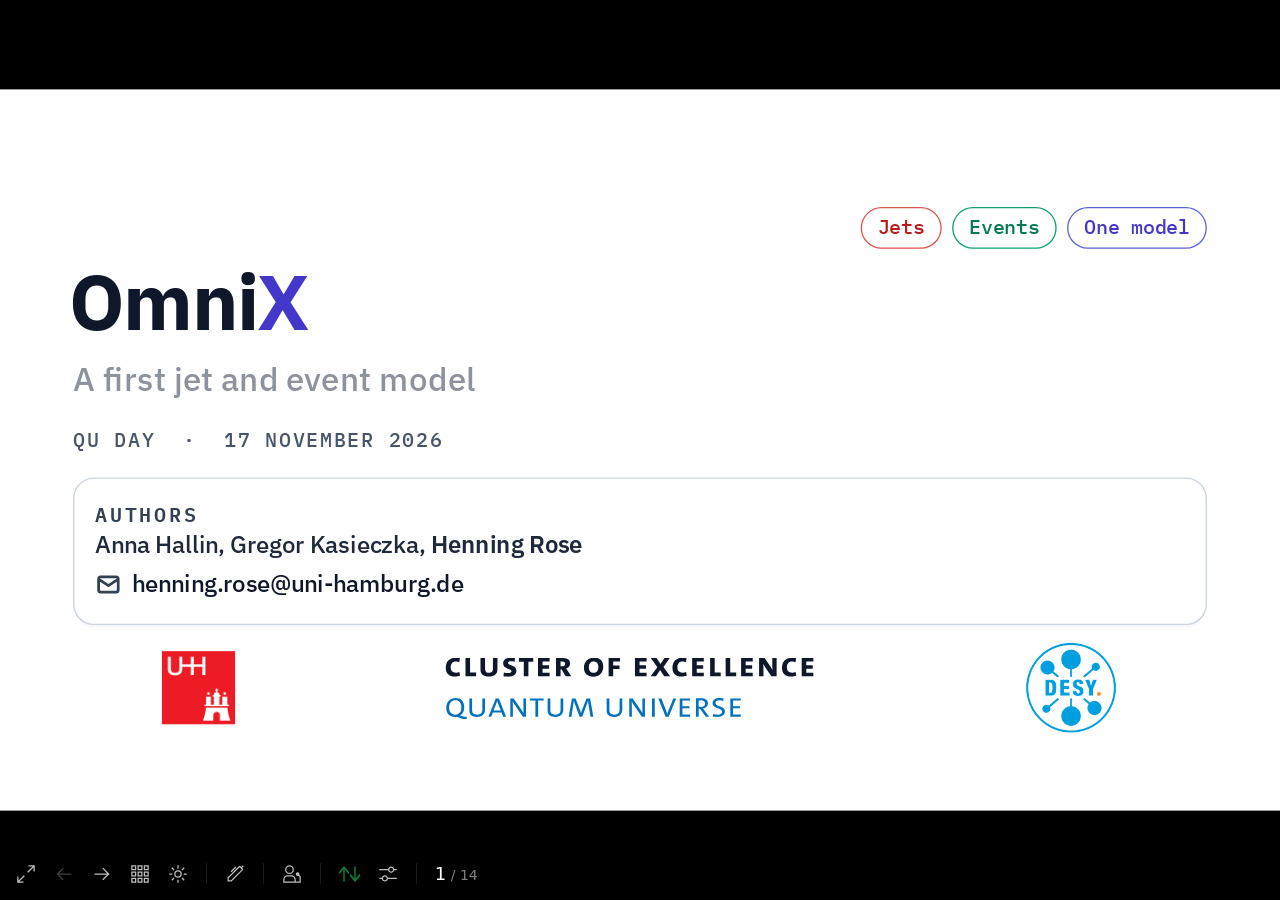
<file: index.html>
<!DOCTYPE html>
<html lang="en">
<head>
<meta charset="utf-8">
<meta name="viewport" content="width=device-width, initial-scale=1">
<title>OmniX: A first jet and event model - Slidev</title>
<link rel="preload" as="image" href="./assets/Uni_Hamburg-DBL5kWyy.png">
<link rel="preload" as="image" href="./assets/qu-Da9GtRIy.svg">
<link rel="preload" as="image" href="./assets/Desy-G24n1Zfa.png">
<link rel="icon" href="https://cdn.jsdelivr.net/gh/slidevjs/slidev/assets/favicon.png">
<meta http-equiv="Content-Type" content="text/html; charset=UTF-8">
<meta property="slidev:version" content="52.16.0">
<meta property="og:title" content="OmniX: A first jet and event model - Slidev">  <script type="module" crossorigin src="./assets/index-BnMqrYd_.js"></script>
  <link rel="modulepreload" crossorigin href="./assets/rolldown-runtime-QTnfLwEv.js">
  <link rel="modulepreload" crossorigin href="./assets/modules/shiki-D06EGjzh.js">
  <link rel="modulepreload" crossorigin href="./assets/modules/vue-BsPw6UDH.js">
  <link rel="stylesheet" crossorigin href="./assets/modules/shiki-BrmBd2_v.css">
  <link rel="stylesheet" crossorigin href="./assets/index-CeMHpcT3.css">
</head>
<body>
  <div id="app"></div>
  <div id="mermaid-rendering-container"></div>
  
</body>
</html>
</file>
<file: assets/modules/shiki-BrmBd2_v.css>
.shiki-magic-move-container{white-space:pre;position:relative}.shiki-magic-move-line-number{opacity:.3;-webkit-user-select:none;user-select:none}.shiki-magic-move-item{transition:color var(--smm-duration,.5s) var(--smm-easing,"ease");display:inline-block}.shiki-magic-move-enter-active,.shiki-magic-move-leave-active,.shiki-magic-move-move{transition:all var(--smm-duration,.5s) var(--smm-easing,"ease")}.shiki-magic-move-container-resize,.shiki-magic-move-container-restyle{transition:all var(--smm-duration,.5s) var(--smm-easing,"ease");transition-delay:calc(var(--smm-duration,.5s)*var(--smm-delay-container,1))}.shiki-magic-move-move{transition-delay:calc(var(--smm-duration,.5s)*var(--smm-delay-move,1) + var(--smm-stagger,0));z-index:1}.shiki-magic-move-enter-active{transition-delay:calc(var(--smm-duration,.5s)*var(--smm-delay-enter,1) + var(--smm-stagger,0));z-index:1}.shiki-magic-move-leave-active{transition-delay:calc(var(--smm-duration,.5s)*var(--smm-delay-leave,1) + var(--smm-stagger,0))}.shiki-magic-move-enter-from,.shiki-magic-move-leave-to{opacity:0}br.shiki-magic-move-leave-active{display:none}.resize-observer[data-v-b329ee4c]{z-index:-1;pointer-events:none;opacity:0;background-color:#0000;border:none;width:100%;height:100%;display:block;position:absolute;top:0;left:0;overflow:hidden}.resize-observer[data-v-b329ee4c] object{pointer-events:none;z-index:-1;width:100%;height:100%;display:block;position:absolute;top:0;left:0;overflow:hidden}.v-popper__popper{z-index:10000;outline:none;top:0;left:0}.v-popper__popper.v-popper__popper--hidden{visibility:hidden;opacity:0;pointer-events:none;transition:opacity .15s,visibility .15s}.v-popper__popper.v-popper__popper--shown{visibility:visible;opacity:1;transition:opacity .15s}.v-popper__popper.v-popper__popper--skip-transition,.v-popper__popper.v-popper__popper--skip-transition>.v-popper__wrapper{transition:none!important}.v-popper__backdrop{width:100%;height:100%;display:none;position:absolute;top:0;left:0}.v-popper__inner{box-sizing:border-box;position:relative;overflow-y:auto}.v-popper__inner>div{z-index:1;max-width:inherit;max-height:inherit;position:relative}.v-popper__arrow-container{width:10px;height:10px;position:absolute}.v-popper__popper--arrow-overflow .v-popper__arrow-container,.v-popper__popper--no-positioning .v-popper__arrow-container{display:none}.v-popper__arrow-inner,.v-popper__arrow-outer{border-style:solid;width:0;height:0;position:absolute;top:0;left:0}.v-popper__arrow-inner{visibility:hidden;border-width:7px}.v-popper__arrow-outer{border-width:6px}.v-popper__popper[data-popper-placement^=top] .v-popper__arrow-inner,.v-popper__popper[data-popper-placement^=bottom] .v-popper__arrow-inner{left:-2px}.v-popper__popper[data-popper-placement^=top] .v-popper__arrow-outer,.v-popper__popper[data-popper-placement^=bottom] .v-popper__arrow-outer{left:-1px}.v-popper__popper[data-popper-placement^=top] .v-popper__arrow-inner,.v-popper__popper[data-popper-placement^=top] .v-popper__arrow-outer{border-bottom-width:0;border-bottom-color:#0000!important;border-left-color:#0000!important;border-right-color:#0000!important}.v-popper__popper[data-popper-placement^=top] .v-popper__arrow-inner{top:-2px}.v-popper__popper[data-popper-placement^=bottom] .v-popper__arrow-container{top:0}.v-popper__popper[data-popper-placement^=bottom] .v-popper__arrow-inner,.v-popper__popper[data-popper-placement^=bottom] .v-popper__arrow-outer{border-top-width:0;border-top-color:#0000!important;border-left-color:#0000!important;border-right-color:#0000!important}.v-popper__popper[data-popper-placement^=bottom] .v-popper__arrow-inner{top:-4px}.v-popper__popper[data-popper-placement^=bottom] .v-popper__arrow-outer{top:-6px}.v-popper__popper[data-popper-placement^=left] .v-popper__arrow-inner,.v-popper__popper[data-popper-placement^=right] .v-popper__arrow-inner{top:-2px}.v-popper__popper[data-popper-placement^=left] .v-popper__arrow-outer,.v-popper__popper[data-popper-placement^=right] .v-popper__arrow-outer{top:-1px}.v-popper__popper[data-popper-placement^=right] .v-popper__arrow-inner,.v-popper__popper[data-popper-placement^=right] .v-popper__arrow-outer{border-left-width:0;border-top-color:#0000!important;border-bottom-color:#0000!important;border-left-color:#0000!important}.v-popper__popper[data-popper-placement^=right] .v-popper__arrow-inner{left:-4px}.v-popper__popper[data-popper-placement^=right] .v-popper__arrow-outer{left:-6px}.v-popper__popper[data-popper-placement^=left] .v-popper__arrow-container{right:-10px}.v-popper__popper[data-popper-placement^=left] .v-popper__arrow-inner,.v-popper__popper[data-popper-placement^=left] .v-popper__arrow-outer{border-right-width:0;border-top-color:#0000!important;border-bottom-color:#0000!important;border-right-color:#0000!important}.v-popper__popper[data-popper-placement^=left] .v-popper__arrow-inner{left:-2px}.v-popper--theme-tooltip .v-popper__inner{color:#fff;background:#000c;border-radius:6px;padding:7px 12px 6px}.v-popper--theme-tooltip .v-popper__arrow-outer{border-color:#000c}.v-popper--theme-dropdown .v-popper__inner{color:#000;background:#fff;border:1px solid #ddd;border-radius:6px;box-shadow:0 6px 30px #0000001a}.v-popper--theme-dropdown .v-popper__arrow-inner{visibility:visible;border-color:#fff}.v-popper--theme-dropdown .v-popper__arrow-outer{border-color:#ddd}:root{--twoslash-border-color:#8888;--twoslash-underline-color:currentColor;--twoslash-highlighted-border:#c37d0d50;--twoslash-highlighted-bg:#c37d0d20;--twoslash-popup-bg:#f8f8f8;--twoslash-popup-color:inherit;--twoslash-popup-shadow:#00000014 0px 1px 4px;--twoslash-docs-color:#888;--twoslash-docs-font:sans-serif;--twoslash-code-font:inherit;--twoslash-code-font-size:1em;--twoslash-matched-color:inherit;--twoslash-unmatched-color:#888;--twoslash-cursor-color:#8888;--twoslash-error-color:#d45656;--twoslash-error-bg:#d4565620;--twoslash-warn-color:#c37d0d;--twoslash-warn-bg:#c37d0d20;--twoslash-tag-color:#3772cf;--twoslash-tag-bg:#3772cf20;--twoslash-tag-warn-color:var(--twoslash-warn-color);--twoslash-tag-warn-bg:var(--twoslash-warn-bg);--twoslash-tag-annotate-color:#1ba673;--twoslash-tag-annotate-bg:#1ba67320}@media (prefers-reduced-motion:reduce){.twoslash *{transition:none!important}}.twoslash:hover .twoslash-hover{border-color:var(--twoslash-underline-color)}.twoslash .twoslash-hover{border-bottom:1px dotted #0000;transition:border-color .3s;position:relative}.twoslash .twoslash-popup-container{opacity:0;background:var(--twoslash-popup-bg);color:var(--twoslash-popup-color);border:1px solid var(--twoslash-border-color);pointer-events:none;z-index:10;-webkit-user-select:none;user-select:none;text-align:left;box-shadow:var(--twoslash-popup-shadow);border-radius:4px;flex-direction:column;transition:opacity .3s;display:inline-flex;position:absolute;transform:translateY(1.1em)}.twoslash .twoslash-query-persisted .twoslash-popup-container{z-index:9;transform:translateY(1.5em)}.twoslash .twoslash-hover:hover .twoslash-popup-container,.twoslash .twoslash-error-hover:hover .twoslash-popup-container,.twoslash .twoslash-query-persisted .twoslash-popup-container,.twoslash .twoslash-query-line .twoslash-popup-container{opacity:1;pointer-events:auto}.twoslash .twoslash-popup-container:hover{-webkit-user-select:auto;user-select:auto}.twoslash .twoslash-popup-arrow{border-top:1px solid var(--twoslash-border-color);border-right:1px solid var(--twoslash-border-color);background:var(--twoslash-popup-bg);pointer-events:none;width:6px;height:6px;position:absolute;top:-4px;left:1em;transform:rotate(-45deg)}.twoslash .twoslash-popup-code,.twoslash .twoslash-popup-error,.twoslash .twoslash-popup-docs{padding:6px 8px!important}.twoslash .twoslash-popup-code{font-family:var(--twoslash-code-font);font-size:var(--twoslash-code-font-size)}.twoslash .twoslash-popup-docs{color:var(--twoslash-docs-color);font-family:var(--twoslash-docs-font);border-top:1px solid var(--twoslash-border-color);font-size:.8em}.twoslash .twoslash-popup-error{color:var(--twoslash-error-color);background-color:var(--twoslash-error-bg);font-family:var(--twoslash-docs-font);font-size:.8em}.twoslash .twoslash-popup-docs-tags{font-family:var(--twoslash-docs-font);flex-direction:column;display:flex}.twoslash .twoslash-popup-docs-tags,.twoslash .twoslash-popup-docs-tag-name{margin-right:.5em}.twoslash .twoslash-popup-docs-tag-name{font-family:var(--twoslash-code-font)}.twoslash .twoslash-query-line .twoslash-popup-container{margin-bottom:1.4em;position:relative;transform:translateY(.6em)}.twoslash .twoslash-error-line{background-color:var(--twoslash-error-bg);border-left:3px solid var(--twoslash-error-color);color:var(--twoslash-error-color);width:max-content;min-width:100%;margin:.2em 0;padding:6px 12px;position:relative}.twoslash .twoslash-error-line.twoslash-error-level-warning{background-color:var(--twoslash-warn-bg);border-left:3px solid var(--twoslash-warn-color);color:var(--twoslash-warn-color)}.twoslash .twoslash-error{background:url("data:image/svg+xml,%3Csvg%20xmlns%3D'http%3A%2F%2Fwww.w3.org%2F2000%2Fsvg'%20viewBox%3D'0%200%206%203'%20enable-background%3D'new%200%200%206%203'%20height%3D'3'%20width%3D'6'%3E%3Cg%20fill%3D'%23c94824'%3E%3Cpolygon%20points%3D'5.5%2C0%202.5%2C3%201.1%2C3%204.1%2C0'%2F%3E%3Cpolygon%20points%3D'4%2C0%206%2C2%206%2C0.6%205.4%2C0'%2F%3E%3Cpolygon%20points%3D'0%2C2%201%2C3%202.4%2C3%200%2C0.6'%2F%3E%3C%2Fg%3E%3C%2Fsvg%3E") 0 100% repeat-x;padding-bottom:2px}.twoslash .twoslash-error.twoslash-error-level-warning{background:url("data:image/svg+xml,%3Csvg%20xmlns%3D'http%3A%2F%2Fwww.w3.org%2F2000%2Fsvg'%20viewBox%3D'0%200%206%203'%20enable-background%3D'new%200%200%206%203'%20height%3D'3'%20width%3D'6'%3E%3Cg%20fill%3D'%23c37d0d'%3E%3Cpolygon%20points%3D'5.5%2C0%202.5%2C3%201.1%2C3%204.1%2C0'%2F%3E%3Cpolygon%20points%3D'4%2C0%206%2C2%206%2C0.6%205.4%2C0'%2F%3E%3Cpolygon%20points%3D'0%2C2%201%2C3%202.4%2C3%200%2C0.6'%2F%3E%3C%2Fg%3E%3C%2Fsvg%3E") 0 100% repeat-x;padding-bottom:2px}.twoslash .twoslash-completion-cursor{position:relative}.twoslash .twoslash-completion-cursor .twoslash-completion-list{-webkit-user-select:none;user-select:none;z-index:8;box-shadow:var(--twoslash-popup-shadow);background:var(--twoslash-popup-bg);border:1px solid var(--twoslash-border-color);margin:3px 0 0 -1px;display:inline-block;position:absolute;top:0;left:0;transform:translateY(1.2em)}.twoslash-completion-list{flex-direction:column;gap:4px;width:240px;padding:4px;font-size:.8rem;display:flex}.twoslash-completion-list:hover{-webkit-user-select:auto;user-select:auto}.twoslash-completion-list:before{background-color:var(--twoslash-cursor-color);content:" ";width:2px;height:1.4em;position:absolute;top:-1.6em;left:-1px}.twoslash-completion-list li{align-items:center;gap:.25em;line-height:1em;display:flex;overflow:hidden}.twoslash-completion-list li span.twoslash-completions-unmatched{color:var(--twoslash-unmatched-color)}.twoslash-completion-list .deprecated{opacity:.5;text-decoration:line-through}.twoslash-completion-list li span.twoslash-completions-matched{color:var(--twoslash-matched-color)}.twoslash-highlighted{background-color:var(--twoslash-highlighted-bg);border:1px solid var(--twoslash-highlighted-border);border-radius:4px;margin:-1px -3px;padding:1px 2px}.twoslash-completion-list .twoslash-completions-icon{color:var(--twoslash-unmatched-color);flex:none;width:1em}.twoslash .twoslash-tag-line{background-color:var(--twoslash-tag-bg);border-left:3px solid var(--twoslash-tag-color);color:var(--twoslash-tag-color);align-items:center;gap:.3em;width:max-content;min-width:100%;margin:.2em 0;padding:6px 10px;display:flex;position:relative}.twoslash .twoslash-tag-line .twoslash-tag-icon{width:1.1em;color:inherit}.twoslash .twoslash-tag-line.twoslash-tag-error-line{background-color:var(--twoslash-error-bg);border-left:3px solid var(--twoslash-error-color);color:var(--twoslash-error-color)}.twoslash .twoslash-tag-line.twoslash-tag-warn-line{background-color:var(--twoslash-tag-warn-bg);border-left:3px solid var(--twoslash-tag-warn-color);color:var(--twoslash-tag-warn-color)}.twoslash .twoslash-tag-line.twoslash-tag-annotate-line{background-color:var(--twoslash-tag-annotate-bg);border-left:3px solid var(--twoslash-tag-annotate-color);color:var(--twoslash-tag-annotate-color)}:root{--twoslash-popup-bg:var(--vp-c-bg,inherit);--twoslash-popup-color:var(--vp-c-text-1);--twoslash-docs-color:var(--vp-c-text-1);--twoslash-docs-font:var(--vp-font-family-base);--twoslash-code-font:var(--vp-font-family-mono);--twoslash-code-size:var(--vp-code-font-size);--twoslash-underline-color:#8888;--twoslash-border-color:var(--vp-c-border);--twoslash-cursor-color:var(--vp-c-brand);--twoslash-matched-color:var(--vp-c-brand);--twoslash-unmatched-color:var(--vp-c-text-2)}.v-popper--theme-twoslash{z-index:calc(var(--vp-z-index-local-nav) - 1)}.v-popper--theme-twoslash .v-popper__inner{background:var(--twoslash-popup-bg);color:var(--twoslash-popup-color);border-color:var(--twoslash-border-color)}.v-popper--theme-twoslash .v-popper__arrow-outer{border-color:var(--twoslash-border-color)}.v-popper--theme-twoslash .v-popper__arrow-inner{border-color:var(--twoslash-popup-bg)}.twoslash-popup-container{transform:translateY(1.5em)}.twoslash-query-persisted .twoslash-popup-container{transform:translateY(1.8em)}.twoslash .v-popper{display:inline-block}.twoslash-completion-list .twoslash-completions-icon{color:var(--twoslash-unmatched-color)!important}.twoslash-floating .twoslash-popup-code{width:fit-content;min-width:100%;max-width:600px;line-height:var(--vp-code-line-height);font-size:var(--twoslash-code-size);white-space:pre-wrap;padding:6px 12px;transition:color .5s;display:block}.twoslash-floating .twoslash-popup-docs,.twoslash-floating .twoslash-popup-error{font-family:var(--twoslash-docs-font);text-wrap:balance;max-width:700px;max-height:500px;font-size:.9em;overflow:hidden auto;padding:12px!important}.twoslash-floating .twoslash-popup-docs p:first-child,.twoslash-floating .twoslash-popup-error p:first-child{margin-top:0}.twoslash-floating .twoslash-popup-docs p:last-child,.twoslash-floating .twoslash-popup-error p:last-child{margin-bottom:0}.twoslash-floating .twoslash-popup-docs{border-top:1px solid var(--twoslash-border-color);color:var(--twoslash-docs-color)}.twoslash-floating .twoslash-popup-error{color:var(--twoslash-error-color)}.twoslash-floating .twoslash-popup-error.twoslash-error-level-warning{color:var(--twoslash-warn-color)}.twoslash-floating .twoslash-popup-docs p,.twoslash-floating .twoslash-popup-error p{text-wrap:balance;margin:6px 0}.twoslash-floating .twoslash-popup-docs pre .twoslash-floating .twoslash-popup-error pre{background-color:var(--vp-code-block-bg);border-radius:8px;margin:6px -2px;padding:12px;overflow-x:auto}.twoslash-floating .twoslash-popup-docs-tags{flex-direction:column;display:flex;padding:8px 12px!important}.twoslash-floating .twoslash-popup-docs-tags .twoslash-popup-docs-tag-name{font-family:var(--twoslash-code-font);color:var(--twoslash-unmatched-color);margin-right:.5em}.twoslash-completion-cursor{background:var(--twoslash-cursor-color);-webkit-user-select:none;user-select:none;width:2px;height:1.2em;margin-bottom:-.2em;display:inline-block}.twoslash-floating.twoslash-completion .v-popper__arrow-container{display:none}.twoslash-floating.twoslash-completion .twoslash-completion-list{font-family:var(--twoslash-code-font);padding:6px;font-size:var(--twoslash-code-size)!important}.twoslash-floating.twoslash-completion .twoslash-completion-list li{padding:3px 0}.twoslash-error:empty,.twoslash-error-empty{vertical-align:middle;min-width:.55em;min-height:1.2em;display:inline-block}
</file>
<file: assets/index-CeMHpcT3.css>
*,:before,:after{box-sizing:border-box;border-style:solid;border-width:0;border-color:var(--un-default-border-color,#e5e7eb)}:before,:after{--un-content:""}html,:host{-webkit-text-size-adjust:100%;tab-size:4;font-feature-settings:normal;font-variation-settings:normal;-webkit-tap-highlight-color:transparent;font-family:ui-sans-serif,system-ui,sans-serif,Apple Color Emoji,Segoe UI Emoji,Segoe UI Symbol,Noto Color Emoji;line-height:1.5}body{line-height:inherit;margin:0}hr{height:0;color:inherit;border-top-width:1px}abbr:where([title]){-webkit-text-decoration:underline dotted;text-decoration:underline dotted}h1,h2,h3,h4,h5,h6{font-size:inherit;font-weight:inherit}a{color:inherit;-webkit-text-decoration:inherit;text-decoration:inherit}b,strong{font-weight:bolder}code,kbd,samp,pre{font-feature-settings:normal;font-variation-settings:normal;font-family:ui-monospace,SFMono-Regular,Menlo,Monaco,Consolas,Liberation Mono,Courier New,monospace;font-size:1em}small{font-size:80%}sub,sup{vertical-align:baseline;font-size:75%;line-height:0;position:relative}sub{bottom:-.25em}sup{top:-.5em}table{text-indent:0;border-color:inherit;border-collapse:collapse}button,input,optgroup,select,textarea{font-feature-settings:inherit;font-variation-settings:inherit;font-family:inherit;font-size:100%;font-weight:inherit;line-height:inherit;color:inherit;margin:0;padding:0}button,select{text-transform:none}button,[type=button],[type=reset],[type=submit]{-webkit-appearance:button;background-color:#0000;background-image:none}:-moz-focusring{outline:auto}:-moz-ui-invalid{box-shadow:none}progress{vertical-align:baseline}::-webkit-inner-spin-button{height:auto}::-webkit-outer-spin-button{height:auto}[type=search]{-webkit-appearance:textfield;outline-offset:-2px}::-webkit-search-decoration{-webkit-appearance:none}::-webkit-file-upload-button{-webkit-appearance:button;font:inherit}summary{display:list-item}blockquote,dl,dd,h1,h2,h3,h4,h5,h6,hr,figure,p,pre{margin:0}fieldset{margin:0;padding:0}legend{padding:0}ol,ul,menu{margin:0;padding:0;list-style:none}dialog{padding:0}textarea{resize:vertical}input::placeholder,textarea::placeholder{opacity:1;color:#9ca3af}button,[role=button]{cursor:pointer}:disabled{cursor:default}img,svg,video,canvas,audio,iframe,embed,object{vertical-align:middle;display:block}img,video{max-width:100%;height:auto}[hidden]:where(:not([hidden=until-found])){display:none}*,:before,:after,::backdrop{--un-rotate:0;--un-rotate-x:0;--un-rotate-y:0;--un-rotate-z:0;--un-scale-x:1;--un-scale-y:1;--un-scale-z:1;--un-skew-x:0;--un-skew-y:0;--un-translate-x:0;--un-translate-y:0;--un-translate-z:0;--un-pan-x: ;--un-pan-y: ;--un-pinch-zoom: ;--un-scroll-snap-strictness:proximity;--un-ordinal: ;--un-slashed-zero: ;--un-numeric-figure: ;--un-numeric-spacing: ;--un-numeric-fraction: ;--un-border-spacing-x:0;--un-border-spacing-y:0;--un-ring-offset-shadow:0 0 #0000;--un-ring-shadow:0 0 #0000;--un-shadow-inset: ;--un-shadow:0 0 #0000;--un-ring-inset: ;--un-ring-offset-width:0px;--un-ring-offset-color:#fff;--un-ring-width:0px;--un-ring-color:#93c5fd80;--un-blur: ;--un-brightness: ;--un-contrast: ;--un-drop-shadow: ;--un-grayscale: ;--un-hue-rotate: ;--un-invert: ;--un-saturate: ;--un-sepia: ;--un-backdrop-blur: ;--un-backdrop-brightness: ;--un-backdrop-contrast: ;--un-backdrop-grayscale: ;--un-backdrop-hue-rotate: ;--un-backdrop-invert: ;--un-backdrop-opacity: ;--un-backdrop-saturate: ;--un-backdrop-sepia: }.prose{color:var(--un-prose-body);max-width:65ch}.prose :where(p):not(:where([class~=not-prose],[class~=not-prose] *)){margin-top:1.25em;margin-bottom:1.25em}.prose :where([class~=lead]):not(:where([class~=not-prose],[class~=not-prose] *)){color:var(--un-prose-lead);margin-top:1.2em;margin-bottom:1.2em;font-size:1.25em;line-height:1.6}.prose :where(a):not(:where([class~=not-prose],[class~=not-prose] *)){color:var(--un-prose-links);font-weight:500;text-decoration:underline}.prose :where(strong):not(:where([class~=not-prose],[class~=not-prose] *)){color:var(--un-prose-bold);font-weight:600}.prose :where(a strong):not(:where([class~=not-prose],[class~=not-prose] *)),.prose :where(blockquote strong):not(:where([class~=not-prose],[class~=not-prose] *)),.prose :where(thead th strong):not(:where([class~=not-prose],[class~=not-prose] *)){color:inherit}.prose :where(ol):not(:where([class~=not-prose],[class~=not-prose] *)){margin-top:1.25em;margin-bottom:1.25em;padding-inline-start:1.625em;list-style-type:decimal}.prose :where(ol[type=A]):not(:where([class~=not-prose],[class~=not-prose] *)){list-style-type:upper-alpha}.prose :where(ol[type=a]):not(:where([class~=not-prose],[class~=not-prose] *)){list-style-type:lower-alpha}.prose :where(ol[type=A s]):not(:where([class~=not-prose],[class~=not-prose] *)){list-style-type:upper-alpha}.prose :where(ol[type=a s]):not(:where([class~=not-prose],[class~=not-prose] *)){list-style-type:lower-alpha}.prose :where(ol[type=I]):not(:where([class~=not-prose],[class~=not-prose] *)){list-style-type:upper-roman}.prose :where(ol[type=i]):not(:where([class~=not-prose],[class~=not-prose] *)){list-style-type:lower-roman}.prose :where(ol[type=I s]):not(:where([class~=not-prose],[class~=not-prose] *)){list-style-type:upper-roman}.prose :where(ol[type=i s]):not(:where([class~=not-prose],[class~=not-prose] *)){list-style-type:lower-roman}.prose :where(ol[type="1"]):not(:where([class~=not-prose],[class~=not-prose] *)){list-style-type:decimal}.prose :where(ul):not(:where([class~=not-prose],[class~=not-prose] *)){margin-top:1.25em;margin-bottom:1.25em;padding-inline-start:1.625em;list-style-type:disc}.prose :where(ol>li):not(:where([class~=not-prose],[class~=not-prose] *))::marker{color:var(--un-prose-counters);font-weight:400}.prose :where(ul>li):not(:where([class~=not-prose],[class~=not-prose] *))::marker{color:var(--un-prose-bullets)}.prose :where(dt):not(:where([class~=not-prose],[class~=not-prose] *)){color:var(--un-prose-headings);margin-top:1.25em;font-weight:600}.prose :where(hr):not(:where([class~=not-prose],[class~=not-prose] *)){border-color:var(--un-prose-hr);border-top-width:1px;margin-top:3em;margin-bottom:3em}.prose :where(blockquote):not(:where([class~=not-prose],[class~=not-prose] *)){color:var(--un-prose-quotes);border-inline-start-width:.25rem;border-inline-start-color:var(--un-prose-quote-borders);quotes:"“""”""‘""’";margin-top:1.6em;margin-bottom:1.6em;padding-inline-start:1em;font-style:italic;font-weight:500}.prose :where(blockquote p:first-of-type):not(:where([class~=not-prose],[class~=not-prose] *)):before{content:open-quote}.prose :where(blockquote p:last-of-type):not(:where([class~=not-prose],[class~=not-prose] *)):after{content:close-quote}.prose :where(h1):not(:where([class~=not-prose],[class~=not-prose] *)){color:var(--un-prose-headings);margin-top:0;margin-bottom:.888889em;font-size:2.25em;font-weight:800;line-height:1.11111}.prose :where(h1 strong):not(:where([class~=not-prose],[class~=not-prose] *)){color:inherit;font-weight:900}.prose :where(h2):not(:where([class~=not-prose],[class~=not-prose] *)){color:var(--un-prose-headings);margin-top:2em;margin-bottom:1em;font-size:1.5em;font-weight:700;line-height:1.33333}.prose :where(h2 strong):not(:where([class~=not-prose],[class~=not-prose] *)){color:inherit;font-weight:800}.prose :where(h3):not(:where([class~=not-prose],[class~=not-prose] *)){color:var(--un-prose-headings);margin-top:1.6em;margin-bottom:.6em;font-size:1.25em;font-weight:600;line-height:1.6}.prose :where(h3 strong):not(:where([class~=not-prose],[class~=not-prose] *)){color:inherit;font-weight:700}.prose :where(h4):not(:where([class~=not-prose],[class~=not-prose] *)){color:var(--un-prose-headings);margin-top:1.5em;margin-bottom:.5em;font-weight:600;line-height:1.5}.prose :where(h4 strong):not(:where([class~=not-prose],[class~=not-prose] *)){color:inherit;font-weight:700}.prose :where(img):not(:where([class~=not-prose],[class~=not-prose] *)){margin-top:2em;margin-bottom:2em}.prose :where(picture):not(:where([class~=not-prose],[class~=not-prose] *)){margin-top:2em;margin-bottom:2em;display:block}.prose :where(video):not(:where([class~=not-prose],[class~=not-prose] *)){margin-top:2em;margin-bottom:2em}.prose :where(kbd):not(:where([class~=not-prose],[class~=not-prose] *)){color:var(--un-prose-kbd);box-shadow:0 0 0 1px rgb(var(--un-prose-kbd-shadows) / 10%), 0 3px 0 rgb(var(--un-prose-kbd-shadows) / 10%);padding-top:.1875em;padding-inline-end:.375em;padding-bottom:.1875em;border-radius:.3125rem;padding-inline-start:.375em;font-family:inherit;font-size:.875em;font-weight:500}.prose :where(code):not(:where([class~=not-prose],[class~=not-prose] *)){color:var(--un-prose-code);font-size:.875em;font-weight:600}.prose :where(code):not(:where([class~=not-prose],[class~=not-prose] *)):before,.prose :where(code):not(:where([class~=not-prose],[class~=not-prose] *)):after{content:"`"}.prose :where(a code):not(:where([class~=not-prose],[class~=not-prose] *)),.prose :where(h1 code):not(:where([class~=not-prose],[class~=not-prose] *)){color:inherit}.prose :where(h2 code):not(:where([class~=not-prose],[class~=not-prose] *)){color:inherit;font-size:.875em}.prose :where(h3 code):not(:where([class~=not-prose],[class~=not-prose] *)){color:inherit;font-size:.9em}.prose :where(h4 code):not(:where([class~=not-prose],[class~=not-prose] *)),.prose :where(blockquote code):not(:where([class~=not-prose],[class~=not-prose] *)),.prose :where(thead th code):not(:where([class~=not-prose],[class~=not-prose] *)){color:inherit}.prose :where(pre):not(:where([class~=not-prose],[class~=not-prose] *)){color:var(--un-prose-pre-code);background-color:var(--un-prose-pre-bg);padding-top:.857143em;padding-inline-end:1.14286em;padding-bottom:.857143em;border-radius:.375rem;margin-top:1.71429em;margin-bottom:1.71429em;padding-inline-start:1.14286em;font-size:.875em;font-weight:400;line-height:1.71429;overflow-x:auto}.prose :where(pre code):not(:where([class~=not-prose],[class~=not-prose] *)){font-weight:inherit;color:inherit;font-size:inherit;font-family:inherit;line-height:inherit;background-color:#0000;border-width:0;border-radius:0;padding:0}.prose :where(pre code):not(:where([class~=not-prose],[class~=not-prose] *)):before,.prose :where(pre code):not(:where([class~=not-prose],[class~=not-prose] *)):after{content:none}.prose :where(table):not(:where([class~=not-prose],[class~=not-prose] *)){table-layout:auto;width:100%;margin-top:2em;margin-bottom:2em;font-size:.875em;line-height:1.71429}.prose :where(thead):not(:where([class~=not-prose],[class~=not-prose] *)){border-bottom-width:1px;border-bottom-color:var(--un-prose-th-borders)}.prose :where(thead th):not(:where([class~=not-prose],[class~=not-prose] *)){color:var(--un-prose-headings);vertical-align:bottom;padding-inline-end:.571429em;padding-bottom:.571429em;padding-inline-start:.571429em;font-weight:600}.prose :where(tbody tr):not(:where([class~=not-prose],[class~=not-prose] *)){border-bottom-width:1px;border-bottom-color:var(--un-prose-td-borders)}.prose :where(tbody tr:last-child):not(:where([class~=not-prose],[class~=not-prose] *)){border-bottom-width:0}.prose :where(tbody td):not(:where([class~=not-prose],[class~=not-prose] *)){vertical-align:baseline}.prose :where(tfoot):not(:where([class~=not-prose],[class~=not-prose] *)){border-top-width:1px;border-top-color:var(--un-prose-th-borders)}.prose :where(tfoot td):not(:where([class~=not-prose],[class~=not-prose] *)){vertical-align:top}.prose :where(th,td):not(:where([class~=not-prose],[class~=not-prose] *)){text-align:start}.prose :where(figure>*):not(:where([class~=not-prose],[class~=not-prose] *)){margin-top:0;margin-bottom:0}.prose :where(figcaption):not(:where([class~=not-prose],[class~=not-prose] *)){color:var(--un-prose-captions);margin-top:.857143em;font-size:.875em;line-height:1.42857}.prose{font-size:1rem;line-height:1.75}.prose :where(picture>img):not(:where([class~=not-prose],[class~=not-prose] *)){margin-top:0;margin-bottom:0}.prose :where(li):not(:where([class~=not-prose],[class~=not-prose] *)){margin-top:.5em;margin-bottom:.5em}.prose :where(ol>li):not(:where([class~=not-prose],[class~=not-prose] *)),.prose :where(ul>li):not(:where([class~=not-prose],[class~=not-prose] *)){padding-inline-start:.375em}.prose :where():not(:where([class~=not-prose],[class~=not-prose] *)){margin-top:1.25em;margin-bottom:1.25em}.prose :where(ul ul,ul ol,ol ul,ol ol):not(:where([class~=not-prose],[class~=not-prose] *)){margin-top:.75em;margin-bottom:.75em}.prose :where(dl):not(:where([class~=not-prose],[class~=not-prose] *)){margin-top:1.25em;margin-bottom:1.25em}.prose :where(dd):not(:where([class~=not-prose],[class~=not-prose] *)){margin-top:.5em;padding-inline-start:1.625em}.prose :where(hr+*):not(:where([class~=not-prose],[class~=not-prose] *)),.prose :where(h2+*):not(:where([class~=not-prose],[class~=not-prose] *)),.prose :where(h3+*):not(:where([class~=not-prose],[class~=not-prose] *)),.prose :where(h4+*):not(:where([class~=not-prose],[class~=not-prose] *)){margin-top:0}.prose :where(thead th:first-child):not(:where([class~=not-prose],[class~=not-prose] *)){padding-inline-start:0}.prose :where(thead th:last-child):not(:where([class~=not-prose],[class~=not-prose] *)){padding-inline-end:0}.prose :where(tbody td,tfoot td):not(:where([class~=not-prose],[class~=not-prose] *)){padding-top:.571429em;padding-inline-end:.571429em;padding-bottom:.571429em;padding-inline-start:.571429em}.prose :where(tbody td:first-child,tfoot td:first-child):not(:where([class~=not-prose],[class~=not-prose] *)){padding-inline-start:0}.prose :where(tbody td:last-child,tfoot td:last-child):not(:where([class~=not-prose],[class~=not-prose] *)){padding-inline-end:0}.prose :where(figure):not(:where([class~=not-prose],[class~=not-prose] *)){margin-top:2em;margin-bottom:2em}.prose :where():not(:where([class~=not-prose],[class~=not-prose] *)){margin-top:0;margin-bottom:0}.prose{--un-prose-body:#374151;--un-prose-invert-body:#d1d5db;--un-prose-headings:#111827;--un-prose-invert-headings:white;--un-prose-lead:#4b5563;--un-prose-invert-lead:#9ca3af;--un-prose-links:#111827;--un-prose-invert-links:white;--un-prose-bold:#111827;--un-prose-invert-bold:white;--un-prose-counters:#6b7280;--un-prose-invert-counters:#9ca3af;--un-prose-bullets:#d1d5db;--un-prose-invert-bullets:#4b5563;--un-prose-hr:#e5e7eb;--un-prose-invert-hr:#374151;--un-prose-quotes:#111827;--un-prose-invert-quotes:#f3f4f6;--un-prose-quote-borders:#e5e7eb;--un-prose-invert-quote-borders:#374151;--un-prose-captions:#6b7280;--un-prose-invert-captions:#9ca3af;--un-prose-kbd:#111827;--un-prose-invert-kbd:white;--un-prose-kbd-shadows:#111827;--un-prose-invert-kbd-shadows:white;--un-prose-code:#111827;--un-prose-invert-code:white;--un-prose-pre-code:#e5e7eb;--un-prose-invert-pre-code:#d1d5db;--un-prose-pre-bg:#1f2937;--un-prose-invert-pre-bg:#00000080;--un-prose-th-borders:#d1d5db;--un-prose-invert-th-borders:#4b5563;--un-prose-td-borders:#e5e7eb;--un-prose-invert-td-borders:#374151}.dark .dark\:prose-invert{--un-prose-body:var(--un-prose-invert-body);--un-prose-headings:var(--un-prose-invert-headings);--un-prose-lead:var(--un-prose-invert-lead);--un-prose-links:var(--un-prose-invert-links);--un-prose-bold:var(--un-prose-invert-bold);--un-prose-counters:var(--un-prose-invert-counters);--un-prose-bullets:var(--un-prose-invert-bullets);--un-prose-hr:var(--un-prose-invert-hr);--un-prose-quotes:var(--un-prose-invert-quotes);--un-prose-quote-borders:var(--un-prose-invert-quote-borders);--un-prose-captions:var(--un-prose-invert-captions);--un-prose-kbd:var(--un-prose-invert-kbd);--un-prose-kbd-shadows:var(--un-prose-invert-kbd-shadows);--un-prose-code:var(--un-prose-invert-code);--un-prose-pre-code:var(--un-prose-invert-pre-code);--un-prose-pre-bg:var(--un-prose-invert-pre-bg);--un-prose-th-borders:var(--un-prose-invert-th-borders);--un-prose-td-borders:var(--un-prose-invert-td-borders)}.container{width:100%}.z-context-menu{z-index:60}.z-label{z-index:40}.z-menu{z-index:20}.z-modal{z-index:70}.z-nav{z-index:50}.slidev-glass-effect{--un-bg-opacity:1;background-color:rgb(255 255 255/var(--un-bg-opacity)) ;--un-shadow:var(--un-shadow-inset) 0 20px 25px -5px var(--un-shadow-color,#0000001a),var(--un-shadow-inset) 0 8px 10px -6px var(--un-shadow-color,#0000001a);box-shadow:var(--un-ring-offset-shadow), var(--un-ring-shadow), var(--un-shadow);--un-backdrop-blur:blur(8px);-webkit-backdrop-filter:var(--un-backdrop-blur) var(--un-backdrop-brightness) var(--un-backdrop-contrast) var(--un-backdrop-grayscale) var(--un-backdrop-hue-rotate) var(--un-backdrop-invert) var(--un-backdrop-opacity) var(--un-backdrop-saturate) var(--un-backdrop-sepia);backdrop-filter:var(--un-backdrop-blur) var(--un-backdrop-brightness) var(--un-backdrop-contrast) var(--un-backdrop-grayscale) var(--un-backdrop-hue-rotate) var(--un-backdrop-invert) var(--un-backdrop-opacity) var(--un-backdrop-saturate) var(--un-backdrop-sepia);border-width:1px;border-color:#9ca3af33;--un-bg-opacity:.75!important}.border-main,.dark [border~=dark\:main],.dark [dark\:border~=main],[border-main=""],[border~=main]{border-color:#9ca3af33}.border-primary,.hover\:border-primary:hover{border-color:var(--slidev-theme-primary)}.bg-active{background-color:#9ca3af1a}.bg-main{--un-bg-opacity:1;background-color:rgb(255 255 255/var(--un-bg-opacity)) }.dark .bg-main,.dark .slidev-glass-effect{--un-bg-opacity:1;background-color:rgb(18 18 18/var(--un-bg-opacity)) }.bg-primary,[bg-primary=""]{background-color:var(--slidev-theme-primary) }.hover\:bg-active:hover,[hover\:bg-active=""]:hover{background-color:#9ca3af1a}.dark .text-main{--un-text-opacity:1;color:rgb(221 221 221/var(--un-text-opacity)) }.text-main{--un-text-opacity:1;color:rgb(24 24 24/var(--un-text-opacity)) }.text-primary,[text-primary=""]{color:var(--slidev-theme-primary) }@media (width>=640px){.container{max-width:640px}}@media (width>=768px){.container{max-width:768px}}@media (width>=1024px){.container{max-width:1024px}}@media (width>=1280px){.container{max-width:1280px}}@media (width>=1536px){.container{max-width:1536px}}:root{--color-note:#0969da;--color-tip:#1a7f37;--color-warning:#9a6700;--color-severe:#bc4c00;--color-caution:#d1242f;--color-important:#8250df}@media (prefers-color-scheme:dark){:root{--color-note:#2f81f7;--color-tip:#3fb950;--color-warning:#d29922;--color-severe:#db6d28;--color-caution:#f85149;--color-important:#a371f7}}.markdown-alert{color:inherit;border-left:.25em solid #888;margin-bottom:16px;padding:.5rem 1rem}.markdown-alert>:first-child{margin-top:0}.markdown-alert>:last-child{margin-bottom:0}.markdown-alert .markdown-alert-title{align-items:center;font-weight:500;line-height:1;display:flex}.markdown-alert .markdown-alert-title .octicon{vertical-align:text-bottom;fill:currentColor;margin-right:.5rem;display:inline-block;overflow:visible!important}.markdown-alert.markdown-alert-note{border-left-color:var(--color-note)}.markdown-alert.markdown-alert-note .markdown-alert-title{color:var(--color-note)}.markdown-alert.markdown-alert-important{border-left-color:var(--color-important)}.markdown-alert.markdown-alert-important .markdown-alert-title{color:var(--color-important)}.markdown-alert.markdown-alert-warning{border-left-color:var(--color-warning)}.markdown-alert.markdown-alert-warning .markdown-alert-title{color:var(--color-warning)}.markdown-alert.markdown-alert-tip{border-left-color:var(--color-tip)}.markdown-alert.markdown-alert-tip .markdown-alert-title{color:var(--color-tip)}.markdown-alert.markdown-alert-caution{border-left-color:var(--color-caution)}.markdown-alert.markdown-alert-caution .markdown-alert-title{color:var(--color-caution)}:root{--slidev-code-background:#f5f5f5;--slidev-code-foreground:#1b1b1b;--slidev-code-font-family:"Fira Code",ui-monospace,SFMono-Regular,Menlo,Monaco,Consolas,"Liberation Mono","Courier New",monospace;--slidev-code-padding:8px;--slidev-code-font-size:12px;--slidev-code-line-height:18px;--slidev-code-radius:4px;--slidev-code-margin:4px 0;--slidev-theme-primary:#3ab9d5;--slidev-transition-duration:.5s;--slidev-slide-container-background:black;--slidev-controls-foreground:white;--slidev-code-tab-divider:#e5e5e5;--slidev-code-tab-text-color:#67676c;--slidev-code-tab-font-size:12px;--slidev-code-tab-active-text-color:#3c3c43}html.dark{--slidev-code-background:#1b1b1b;--slidev-code-foreground:#eee;--slidev-code-tab-divider:#222;--slidev-code-tab-text-color:#98989f;--slidev-code-tab-active-text-color:#dfdfd6}html,body,#app,#page-root{width:100%;height:100vh;height:calc(var(--vh,1vh) * 100);-webkit-print-color-adjust:exact;print-color-adjust:exact;--un-bg-opacity:1;background-color:rgb(255 255 255/var(--un-bg-opacity)) ;margin:0;padding:0;font-family:Avenir Next,Nunito Sans,ui-sans-serif,system-ui,-apple-system,BlinkMacSystemFont,Segoe UI,Roboto,Helvetica Neue,Arial,Noto Sans,sans-serif,Apple Color Emoji,Segoe UI Emoji,Segoe UI Symbol,Noto Color Emoji;overflow:hidden}.dark html,.dark body,.dark #app,.dark #page-root{--un-bg-opacity:1;background-color:rgb(18 18 18/var(--un-bg-opacity)) }html{background:0 0}.slidev-icon-btn{aspect-ratio:1;-webkit-user-select:none;user-select:none;cursor:pointer;vertical-align:middle;opacity:.75;border-radius:.25rem;outline:none;justify-content:center;align-items:center;padding:.25rem;transition-property:color,background-color,border-color,text-decoration-color,fill,stroke,opacity,box-shadow,transform,filter,-webkit-backdrop-filter,backdrop-filter;transition-duration:.2s;transition-timing-function:cubic-bezier(.4,0,.2,1);display:inline-flex;position:relative}@media (width>=768px){.slidev-icon-btn{padding:.5rem}}.slidev-icon-btn:hover{--un-bg-opacity:.1;background-color:rgb(156 163 175/var(--un-bg-opacity)) ;opacity:1}.slidev-icon-btn:focus-visible{opacity:1;--un-outline-color-opacity:1;outline-width:2px;outline-color:rgb(0 0 0/var(--un-outline-color-opacity)) ;outline-offset:2px;outline-style:solid}.dark .slidev-icon-btn:focus-visible{--un-outline-color-opacity:1;outline-color:rgb(255 255 255/var(--un-outline-color-opacity)) }.slidev-icon-btn.shallow{opacity:.3}.slidev-icon-btn.active{opacity:1}.slidev-icon-btn.disabled{opacity:.25;pointer-events:none}.slidev-layout a.slidev-icon-btn{border-style:none}.slidev-layout a.slidev-icon-btn:hover{--un-text-opacity:1;color:rgb(255 255 255/var(--un-text-opacity)) ;border-style:none}.slidev-icon{vertical-align:sub;line-height:1em;display:inline-block}.slidev-page{width:100%;position:relative;top:0;left:0;right:0}.slidev-note-with-clicks .slidev-note-fade{color:#888c}.dark .slidev-note-with-clicks .slidev-note-fade{color:#a1a1a1cc}.slidev-note-click-mark{-webkit-user-select:none;user-select:none;--un-text-opacity:1;color:rgb(167 139 250/var(--un-text-opacity)) ;background-color:#a78bfa1a;border-width:1px;border-color:#0000;border-radius:.25rem;align-items:center;padding-left:.25rem;padding-right:.25rem;font-family:Fira Code,ui-monospace,SFMono-Regular,Menlo,Monaco,Consolas,Liberation Mono,Courier New,monospace;font-size:.7em;display:inline-flex}.slidev-note-click-mark.slidev-note-click-mark-active{--un-border-opacity:1;border-width:1px;border-color:rgb(167 139 250/var(--un-border-opacity))}.slidev-note-click-mark.slidev-note-click-mark-past{filter:saturate(0);opacity:.5}.slidev-note-click-mark.slidev-note-click-mark-future{opacity:.5}.slidev-note-click-mark:before{content:"";--un-icon:url("data:image/svg+xml;utf8,%3Csvg viewBox='0 0 32 32' width='1.2em' height='1.2em' xmlns='http://www.w3.org/2000/svg' %3E%3Cpath fill='currentColor' d='M23 28a1 1 0 0 1-.71-.29l-6.13-6.14l-3.33 5a1 1 0 0 1-1 .44a1 1 0 0 1-.81-.7l-6-20A1 1 0 0 1 6.29 5l20 6a1 1 0 0 1 .7.81a1 1 0 0 1-.44 1l-5 3.33l6.14 6.13a1 1 0 0 1 0 1.42l-4 4A1 1 0 0 1 23 28m0-2.41L25.59 23l-7.16-7.15l5.25-3.5L7.49 7.49l4.86 16.19l3.5-5.25Z'/%3E%3C/svg%3E");-webkit-mask:var(--un-icon) no-repeat;-webkit-mask:var(--un-icon) no-repeat;mask:var(--un-icon) no-repeat;color:inherit;opacity:.8;background-color:currentColor;width:1.2em;height:1.2em;display:inline-block;-webkit-mask-size:100% 100%;mask-size:100% 100%}.slidev-note-click-mark:after{content:attr(data-clicks);display:inline-block;transform:translateY(.1em)}.slidev-form-button{--un-text-opacity:1;color:rgb(255 255 255/var(--un-text-opacity)) ;--un-border-opacity:1;border-bottom-width:2px;border-color:rgb(55 65 81/var(--un-border-opacity));--un-bg-opacity:1;background-color:rgb(107 114 128/var(--un-bg-opacity)) ;border-radius:.25rem;padding:.25rem 1rem}.slidev-form-button:hover{--un-border-opacity:1;border-color:rgb(75 85 99/var(--un-border-opacity));--un-bg-opacity:1;background-color:rgb(156 163 175/var(--un-bg-opacity)) }.slidev-form-button.primary{--un-border-opacity:1;border-color:rgb(17 94 89/var(--un-border-opacity));--un-bg-opacity:1;background-color:rgb(13 148 136/var(--un-bg-opacity)) }.slidev-form-button.primary:hover{--un-border-opacity:1;border-color:rgb(15 118 110/var(--un-border-opacity));--un-bg-opacity:1;background-color:rgb(20 184 166/var(--un-bg-opacity)) }.rough-annotation{transform:scale(calc(1 / var(--slidev-slide-scale)))}#twoslash-container{position:fixed}#twoslash-container .v-popper__wrapper:not(.no-slide-scale>*){zoom:var(--slidev-slide-scale)}#twoslash-container .v-popper__popper:not(.no-slide-scale>*){translate:calc(10px * (1 - var(--slidev-slide-scale))) 0;width:max-content}.slidev-note ul{margin:0}html.dark:root{--lightningcss-light: ;--lightningcss-dark:initial;color-scheme:dark}html.dark .shiki{color:var(--shiki-dark,inherit);--twoslash-popup-bg:var(--shiki-dark-bg,inherit)}html.dark .shiki span{color:var(--shiki-dark)}html:not(.dark) .shiki{color:var(--shiki-light,inherit);--twoslash-popup-bg:var(--shiki-light-bg,inherit)}html:not(.dark) .shiki span{color:var(--shiki-light)}.twoslash-meta-line.twoslash-popover-line{margin-top:-10px}.slidev-code-wrapper{scroll-padding:var(--slidev-code-padding);margin:var(--slidev-code-margin)!important}.slidev-code-wrapper:-webkit-scrollbar{width:0}.slidev-code{background:var(--slidev-code-background);overflow:auto;font-family:var(--slidev-code-font-family)!important;padding:var(--slidev-code-padding)!important;font-size:var(--slidev-code-font-size)!important;line-height:var(--slidev-code-line-height)!important;border-radius:var(--slidev-code-radius)!important}.slidev-code-block-title,.slidev-code-group-tabs{background:var(--slidev-code-background);color:var(--slidev-code-tab-text-color);padding-left:var(--slidev-code-padding);padding-right:var(--slidev-code-padding);font-size:var(--slidev-code-tab-font-size);border-radius:var(--slidev-code-radius) var(--slidev-code-radius) 0 0;box-shadow:inset 0 -1px var(--slidev-code-tab-divider);align-items:center;gap:8px;display:flex}.slidev-code-block-title{padding:var(--slidev-code-padding)}.slidev-code-tab{font-size:var(--slidev-code-tab-font-size);white-space:nowrap;cursor:pointer;padding:var(--slidev-code-padding);color:var(--slidev-code-tab-text-color);border-bottom:2px solid #0000;align-items:center;gap:8px;transition:color .25s;display:flex;position:relative}.slidev-code-tab:hover{color:var(--slidev-code-tab-active-text-color)!important}.slidev-code-group-blocks .slidev-code-wrapper{margin:0!important}.slidev-code-group-blocks .slidev-code{border-radius:0 0 var(--slidev-code-radius) var(--slidev-code-radius)!important}.slidev-code-group-blocks .slidev-code-wrapper.active{display:block}.slidev-code-group-blocks .slidev-code-wrapper{display:none}.slidev-code-block-title+.slidev-code,.slidev-code-group-tabs+.slidev-code{border-top-left-radius:0!important;border-top-right-radius:0!important}.slidev-code .slidev-code-dishonored{opacity:.3;pointer-events:none}.slidev-code-line-numbers .slidev-code code{counter-reset:step;counter-increment:step calc(var(--start,1) - 1)}.slidev-code-line-numbers .slidev-code code .line:before{content:counter(step);counter-increment:step;text-align:right;--un-text-opacity:1;width:1rem;color:rgb(156 163 175/var(--un-text-opacity)) ;margin-right:1.5rem;display:inline-block}.dark .slidev-code-line-numbers .slidev-code code .line:before{--un-text-opacity:1;color:rgb(75 85 99/var(--un-text-opacity)) }.slidev-note :not(pre)>code,.slidev-layout :not(pre)>code{background:var(--slidev-code-background);border-radius:var(--slidev-code-radius);padding:.125rem .375rem;font-size:.9em;font-weight:300}.slidev-note :not(pre)>code:after,.slidev-note :not(pre)>code:before{content:""}.slidev-layout :not(pre)>code:before{margin-right:-.08em}.katex,.katex :after,.katex :before{border-color:currentColor}.slidev-katex-wrapper .mord.dishonored{opacity:.3}.slide-left-enter-active,.slide-left-leave-active,.slide-right-enter-active,.slide-right-leave-active,.slide-up-enter-active,.slide-up-leave-active,.slide-down-enter-active,.slide-down-leave-active{transition:all var(--slidev-transition-duration) ease}.slide-left-enter-from,.slide-right-leave-to{translate:100%}.slide-left-leave-to,.slide-right-enter-from{translate:-100%}.slide-up-enter-from,.slide-down-leave-to{translate:0 100%}.slide-up-leave-to,.slide-down-enter-from{translate:0 -100%}.fade-enter-active,.fade-leave-active{transition:opacity var(--slidev-transition-duration) ease}.fade-enter-from,.fade-leave-to{opacity:0}.fade-out-leave-active{transition:opacity calc(var(--slidev-transition-duration) * .6) ease-out}.fade-out-enter-active{transition:opacity calc(var(--slidev-transition-duration) * .8) ease-in;transition-delay:calc(var(--slidev-transition-duration) * .6)}.fade-out-enter-from,.fade-out-leave-to{opacity:0}:root{--twoslash-popup-bg:var(--slidev-code-background);--twoslash-popup-color:var(--slidev-code-foreground);--twoslash-docs-color:inherit;--twoslash-docs-font:inherit;--twoslash-code-font:"Fira Code",ui-monospace,SFMono-Regular,Menlo,Monaco,Consolas,"Liberation Mono","Courier New",monospace;--twoslash-underline-color:#8888;--twoslash-border-color:#8888;--twoslash-cursor-color:var(--slidev-theme-primary);--twoslash-matched-color:var(--slidev-theme-primary)}.twoslash-popup-container{font-size:13px}.twoslash-popup-container .twoslash-popup-code{font-size:.85em}.twoslash-floating .twoslash-popup-docs-tags .twoslash-popup-docs-tag-name{color:inherit;opacity:.5}.slidev-vclick-target{transition:all .1s}.slidev-vclick-target.slidev-vclick-anim-none{transition:none}.slidev-vclick-target.slidev-vclick-anim-fade-in{transition:all .3s}.slidev-vclick-hidden{opacity:0!important;pointer-events:none!important;-webkit-user-select:none!important;user-select:none!important}.slidev-vclick-hidden.slidev-vclick-anim-fade{opacity:.5!important}.slidev-vclick-hidden.slidev-vclick-anim-fade-in{opacity:0!important}.slidev-vclick-hidden.slidev-vclick-anim-up{translate:0 20px}.slidev-vclick-hidden.slidev-vclick-anim-down{translate:0 -20px}.slidev-vclick-hidden.slidev-vclick-anim-left{translate:20px}.slidev-vclick-hidden.slidev-vclick-anim-right{translate:-20px}.slidev-vclick-hidden.slidev-vclick-anim-scale{scale:.9}.slidev-vclick-display-none{display:none!important}.slidev-vclick-fade{opacity:.5}.slidev-layout{height:100%;padding:2.5rem 3.5rem;font-size:1.1rem}.slidev-layout pre,.slidev-layout code{-webkit-user-select:text;user-select:text}.slidev-layout code{font-family:Fira Code,ui-monospace,SFMono-Regular,Menlo,Monaco,Consolas,Liberation Mono,Courier New,monospace}.slidev-layout h1{margin-bottom:1rem;font-size:2.25rem;line-height:2.5rem}.slidev-layout h6{letter-spacing:.1em;text-transform:uppercase;padding-top:.25rem;font-size:.875rem;font-weight:500;line-height:1.25rem}:where(.slidev-layout) h6{opacity:.4}.slidev-layout p{margin-top:1rem;margin-bottom:1rem;line-height:1.5rem}.slidev-layout ul{list-style:square}.slidev-layout ol{list-style:decimal}.slidev-layout li{line-height:1.8em}.slidev-layout blockquote{background:var(--slidev-code-background);color:var(--slidev-code-foreground);border-left-width:1px;border-color:var(--slidev-theme-primary);border-radius:.25rem;padding:.25rem .5rem;font-size:.875rem;line-height:1.25rem}.slidev-layout blockquote>*{margin-top:0;margin-bottom:0}.slidev-layout table{width:100%}.slidev-layout tr{border-color:#9ca3af33;border-bottom-width:1px}.slidev-layout th{text-align:left;font-weight:400}.slidev-layout a{border-style:dashed;border-color:currentColor;border-bottom-width:1px}.slidev-layout a:hover{color:var(--slidev-theme-primary) ;border-style:solid}.slidev-layout td,.slidev-layout th{padding:.75rem .5rem}.slidev-layout b,.slidev-layout strong{font-weight:600}.slidev-layout kbd{--un-bg-opacity:.05;background-color:rgb(156 163 175/var(--un-bg-opacity)) ;border-width:1px 1px 2px;border-color:#9ca3af33;border-radius:.25rem;padding:.125rem .25rem;font-family:Fira Code,ui-monospace,SFMono-Regular,Menlo,Monaco,Consolas,Liberation Mono,Courier New,monospace;font-size:.75rem;line-height:1rem}.slidev-layout h1,[dir=ltr] h1,.slidev-layout [dir=ltr] h1,.slidev-layout h6,[dir=ltr] h6,.slidev-layout [dir=ltr] h6{margin-left:-.05em;margin-right:0}.slidev-layout li,[dir=ltr] li,.slidev-layout [dir=ltr] li{margin-left:1.1em;margin-right:0;padding-left:.2em;padding-right:0}[dir=rtl] h1,.slidev-layout [dir=rtl] h1,[dir=rtl] h6,.slidev-layout [dir=rtl] h6{margin-left:0;margin-right:-.05em}[dir=rtl] li,.slidev-layout [dir=rtl] li{margin-left:0;margin-right:1.1em;padding-left:0;padding-right:.2em}.slidev-layout h1+p{opacity:.5;margin-top:-.5rem;margin-bottom:1rem}.slidev-layout p+h2,.slidev-layout ul+h2,.slidev-layout table+h2{margin-top:2.5rem}.slidev-layout h1{margin-bottom:1rem;margin-left:-.05em;font-size:2.25rem;line-height:2.5rem}.slidev-layout h2{font-size:1.875rem;line-height:2.25rem}.slidev-layout h3{font-size:1.5rem;line-height:2rem}.slidev-layout h4{font-size:1.25rem;line-height:1.75rem}.slidev-layout h5{font-size:1rem;line-height:1.5rem}.slidev-layout h6{letter-spacing:.1em;text-transform:uppercase;margin-left:-.05em;padding-top:.25rem;font-size:.875rem;font-weight:500;line-height:1.25rem}.slidev-layout h6:not(.opacity-100){opacity:.4}.slidev-layout.cover,.slidev-layout.intro{height:100%;display:grid}.slidev-layout.cover h1,.slidev-layout.intro h1{font-size:3.75rem;line-height:5rem}.slidev-layout.fact{text-align:center;height:100%;display:grid}.slidev-layout.fact h1{font-size:6rem;font-weight:700;line-height:1}.slidev-layout.fact h1+p{font-size:1.5rem;font-weight:700;line-height:2rem}.slidev-layout.statement{text-align:center;height:100%;display:grid}.slidev-layout.statement h1{font-size:3.75rem;font-weight:700;line-height:1}.slidev-layout.quote{height:100%;display:grid}.slidev-layout.quote h1+p{margin-top:.5rem}.slidev-layout.section h1{font-size:3.75rem;font-weight:500;line-height:5rem}:root{--prism-scheme:light;--prism-foreground:#6e6e6e;--prism-background:#f4f4f4;--prism-comment:#a8a8a8;--prism-string:#555;--prism-literal:#333;--prism-keyword:#000;--prism-function:#4f4f4f;--prism-deleted:#333;--prism-class:#333;--prism-builtin:#757575;--prism-property:#333;--prism-namespace:#4f4f4f;--prism-punctuation:#ababab;--prism-decorator:var(--prism-class);--prism-operator:var(--prism-punctuation);--prism-number:var(--prism-literal);--prism-boolean:var(--prism-literal);--prism-variable:var(--prism-literal);--prism-constant:var(--prism-literal);--prism-symbol:var(--prism-literal);--prism-interpolation:var(--prism-literal);--prism-selector:var(--prism-keyword);--prism-keyword-control:var(--prism-keyword);--prism-regex:var(--prism-string);--prism-json-property:var(--prism-property);--prism-inline-background:var(--prism-background);--prism-comment-style:italic;--prism-url-decoration:underline;--prism-line-number:#a5a5a5;--prism-line-number-gutter:#333;--prism-line-highlight-background:#eee;--prism-selection-background:#ddd;--prism-marker-color:var(--prism-foreground);--prism-marker-opacity:.4;--prism-marker-font-size:.8em;--prism-font-size:1em;--prism-line-height:1.5em;--prism-font-family:monospace;--prism-inline-font-size:var(--prism-font-size);--prism-block-font-size:var(--prism-font-size);--prism-tab-size:2;--prism-block-padding-x:1em;--prism-block-padding-y:1em;--prism-block-margin-x:0;--prism-block-margin-y:.5em;--prism-block-radius:.3em;--prism-inline-padding-x:.3em;--prism-inline-padding-y:.1em;--prism-inline-radius:.3em}div[class*=language-],pre[class*=language-],code[class*=language-]{font-size:var(--prism-font-size);font-family:var(--prism-font-family);text-align:left;white-space:pre;word-spacing:normal;word-break:normal;line-height:var(--prism-line-height);-moz-tab-size:var(--prism-tab-size);-o-tab-size:var(--prism-tab-size);tab-size:var(--prism-tab-size);-webkit-hyphens:none;hyphens:none;direction:ltr;color:var(--prism-foreground)!important}div[class*=language-],pre[class*=language-]{font-size:var(--prism-block-font-size);padding:var(--prism-block-padding-y) var(--prism-block-padding-x);margin:var(--prism-block-margin-y) var(--prism-block-margin-x);border-radius:var(--prism-block-radius);background:var(--prism-background);overflow:auto}:not(pre)>code[class*=language-]{font-size:var(--prism-inline-font-size);padding:var(--prism-inline-padding-y) var(--prism-inline-padding-x);border-radius:var(--prism-inline-radius);background:var(--prism-inline-background)}pre[class*=language-]::-moz-selection{background:var(--prism-selection-background)}pre[class*=language-] ::-moz-selection{background:var(--prism-selection-background)}code[class*=language-]::-moz-selection{background:var(--prism-selection-background)}code[class*=language-] ::-moz-selection{background:var(--prism-selection-background)}pre[class*=language-]::selection{background:var(--prism-selection-background)}pre[class*=language-] ::selection{background:var(--prism-selection-background)}code[class*=language-]::selection{background:var(--prism-selection-background)}code[class*=language-] ::selection{background:var(--prism-selection-background)}.token.comment,.token.prolog,.token.doctype,.token.cdata{color:var(--prism-comment);font-style:var(--prism-comment-style)}.token.namespace{color:var(--prism-namespace)}.token.interpolation{color:var(--prism-interpolation)}.token.string{color:var(--prism-string)}.token.punctuation{color:var(--prism-punctuation)}.token.operator{color:var(--prism-operator)}.token.keyword.module,.token.keyword.control-flow{color:var(--prism-keyword-control)}.token.url,.token.symbol,.token.inserted{color:var(--prism-symbol)}.token.constant{color:var(--prism-constant)}.token.string.url{-webkit-text-decoration:var(--prism-url-decoration);text-decoration:var(--prism-url-decoration)}.token.boolean,.language-json .token.boolean{color:var(--prism-boolean)}.token.number,.language-json .token.number{color:var(--prism-number)}.token.variable{color:var(--prism-variable)}.token.keyword{color:var(--prism-keyword)}.token.atrule,.token.attr-value,.token.selector{color:var(--prism-selector)}.token.function{color:var(--prism-function)}.token.deleted{color:var(--prism-deleted)}.token.important,.token.bold{font-weight:700}.token.italic{font-style:italic}.token.class-name{color:var(--prism-class)}.token.tag,.token.builtin{color:var(--prism-builtin)}.token.attr-name,.token.property,.token.entity{color:var(--prism-property)}.language-json .token.property{color:var(--prism-json-property)}.token.regex{color:var(--prism-regex)}.token.decorator,.token.annotation{color:var(--prism-decorator)}.line-numbers .line-numbers-rows{border-right-color:var(--prism-line-number)}.line-numbers-rows>span:before{color:var(--prism-line-number-gutter)}.line-highlight{background:var(--prism-line-highlight-background)}.cm-s-vars.CodeMirror{background-color:var(--cm-background);color:var(--cm-foreground)}.cm-s-vars .CodeMirror-gutters{background:var(--cm-line-number-gutter);color:var(--cm-line-number);border:none}.cm-s-vars .CodeMirror-guttermarker,.cm-s-vars .CodeMirror-guttermarker-subtle,.cm-s-vars .CodeMirror-linenumber{color:var(--cm-line-number)}.cm-s-vars div.CodeMirror-selected,.cm-s-vars.CodeMirror-focused div.CodeMirror-selected{background:var(--cm-selection-background)}.cm-s-vars .CodeMirror-line::selection{background:var(--cm-selection-background)}.cm-s-vars .CodeMirror-line>span::selection{background:var(--cm-selection-background)}.cm-s-vars .CodeMirror-line>span>span::selection{background:var(--cm-selection-background)}.cm-s-vars .CodeMirror-line::-moz-selection{background:var(--cm-selection-background)}.cm-s-vars .CodeMirror-line>span::-moz-selection{background:var(--cm-selection-background)}.cm-s-vars .CodeMirror-line>span>span::-moz-selection{background:var(--cm-selection-background)}.cm-s-vars .CodeMirror-activeline-background{background:var(--cm-line-highlight-background)}.cm-s-vars .cm-keyword{color:var(--cm-keyword)}.cm-s-vars .cm-variable,.cm-s-vars .cm-variable-2,.cm-s-vars .cm-variable-3,.cm-s-vars .cm-type{color:var(--cm-variable)}.cm-s-vars .cm-builtin{color:var(--cm-builtin)}.cm-s-vars .cm-atom{color:var(--cm-literal)}.cm-s-vars .cm-number{color:var(--cm-number)}.cm-s-vars .cm-def{color:var(--cm-decorator)}.cm-s-vars .cm-string,.cm-s-vars .cm-string-2{color:var(--cm-string)}.cm-s-vars .cm-comment{color:var(--cm-comment)}.cm-s-vars .cm-tag{color:var(--cm-builtin)}.cm-s-vars .cm-meta{color:var(--cm-namespace)}.cm-s-vars .cm-attribute,.cm-s-vars .cm-property{color:var(--cm-property)}.cm-s-vars .cm-qualifier{color:var(--cm-keyword)}.cm-s-vars .cm-error{color:var(--prism-deleted)}.cm-s-vars .cm-operator,.cm-s-vars .cm-bracket{color:var(--cm-punctuation)}.cm-s-vars .CodeMirror-matchingbracket{text-decoration:underline}.cm-s-vars .CodeMirror-cursor{border-left:1px solid}:root{--cm-scheme:var(--prism-scheme);--cm-foreground:var(--prism-foreground);--cm-background:var(--prism-background);--cm-comment:var(--prism-comment);--cm-string:var(--prism-string);--cm-literal:var(--prism-literal);--cm-keyword:var(--prism-keyword);--cm-function:var(--prism-function);--cm-deleted:var(--prism-deleted);--cm-class:var(--prism-class);--cm-builtin:var(--prism-builtin);--cm-property:var(--prism-property);--cm-namespace:var(--prism-namespace);--cm-punctuation:var(--prism-punctuation);--cm-decorator:var(--prism-decorator);--cm-operator:var(--prism-operator);--cm-number:var(--prism-number);--cm-boolean:var(--prism-boolean);--cm-variable:var(--prism-variable);--cm-constant:var(--prism-constant);--cm-symbol:var(--prism-symbol);--cm-interpolation:var(--prism-interpolation);--cm-selector:var(--prism-selector);--cm-keyword-control:var(--prism-keyword-control);--cm-regex:var(--prism-regex);--cm-json-property:var(--prism-json-property);--cm-inline-background:var(--prism-inline-background);--cm-comment-style:var(--prism-comment-style);--cm-url-decoration:var(--prism-url-decoration);--cm-line-number:var(--prism-line-number);--cm-line-number-gutter:var(--prism-line-number-gutter);--cm-line-highlight-background:var(--prism-line-highlight-background);--cm-selection-background:var(--prism-selection-background);--cm-marker-color:var(--prism-marker-color);--cm-marker-opacity:var(--prism-marker-opacity);--cm-marker-font-size:var(--prism-marker-font-size);--cm-font-size:var(--prism-font-size);--cm-line-height:var(--prism-line-height);--cm-font-family:var(--prism-font-family);--cm-inline-font-size:var(--prism-inline-font-size);--cm-block-font-size:var(--prism-block-font-size);--cm-tab-size:var(--prism-tab-size);--cm-block-padding-x:var(--prism-block-padding-x);--cm-block-padding-y:var(--prism-block-padding-y);--cm-block-margin-x:var(--prism-block-margin-x);--cm-block-margin-y:var(--prism-block-margin-y);--cm-block-radius:var(--prism-block-radius);--cm-inline-padding-x:var(--prism-inline-padding-x);--cm-inline-padding-y:var(--prism-inline-padding-y);--cm-inline-radius:var(--prism-inline-radius);--prism-font-family:var(--slidev-code-font-family);--prism-background:var(--slidev-code-background)}html:not(.dark){--prism-foreground:#393a34;--prism-comment:#a0ada0;--prism-string:#b56959;--prism-literal:#2f8a89;--prism-number:#296aa3;--prism-keyword:#1c6b48;--prism-function:#6c7834;--prism-boolean:#1c6b48;--prism-constant:#a65e2b;--prism-deleted:#a14f55;--prism-class:#2993a3;--prism-builtin:#ab5959;--prism-property:#b58451;--prism-namespace:#b05a78;--prism-punctuation:#8e8f8b;--prism-decorator:#bd8f8f;--prism-regex:#ab5e3f;--prism-json-property:#698c96}html.dark{--prism-foreground:#d4cfbf;--prism-comment:#758575;--prism-string:#d48372;--prism-literal:#429988;--prism-keyword:#4d9375;--prism-boolean:#1c6b48;--prism-number:#6394bf;--prism-variable:#c2b36e;--prism-function:#a1b567;--prism-deleted:#a14f55;--prism-class:#54b1bf;--prism-builtin:#e0a569;--prism-property:#dd8e6e;--prism-namespace:#db889a;--prism-punctuation:#858585;--prism-decorator:#bd8f8f;--prism-regex:#ab5e3f;--prism-json-property:#6b8b9e;--prism-line-number:#888;--prism-line-number-gutter:#eee;--prism-line-highlight-background:#444;--prism-selection-background:#444}:root{--lightningcss-light:initial;--lightningcss-dark: ;color-scheme:light;--deck-bg:#fff;--deck-card:#fff;--deck-card-soft:#f1f5f9;--deck-ink:#1e293b;--deck-muted:#475569;--deck-cyan:#0891b2;--deck-green:#16a34a;--deck-gold:#d97706;--c-jets:#d9534f;--c-jets-ink:#b91c1c;--c-events:#0e9f75;--c-events-ink:#047857;--c-omni:#5b63d6;--c-omni-ink:#4338ca;--c-pain:#b45309;--fs-title:2.6rem;--fs-lead:1.375rem;--fs-body:1.25rem;--fs-sub:1.0625rem;--fs-label:.9375rem;--fs-fine:.875rem}.slidev-layout{color:var(--deck-ink);background:#fff;font-family:IBM Plex Sans,sans-serif;font-weight:500}.mono{font-family:IBM Plex Mono,monospace;font-weight:500}.slidev-layout [class~=border]{border-width:1.5px}.slidev-layout [class~=border-t]{border-top-width:1.5px}.slidev-layout [class~=border-b]{border-bottom-width:1.5px}.glass-card{background:#fff;border:1.5px solid #cbd5e1;box-shadow:0 1px 2px #0f172a0f}.tag{color:#0f172a;margin:0 0 1.2rem;font-size:2.9rem;font-weight:600;line-height:1.05}.std-slide{flex-direction:column;height:100%;display:flex;position:relative}.std-title{font-size:var(--fs-title);color:#0f172a;flex-shrink:0;margin-bottom:.4rem;font-weight:700;line-height:1.15}.std-body{flex:1;min-height:0}html,body,.slidev-layout,.slidev-page,.slidev-slide-content{-webkit-print-color-adjust:exact;print-color-adjust:exact}@media print{.std-slide{overflow-x:clip}.glass-card,[class*=backdrop-blur]{-webkit-backdrop-filter:none!important;backdrop-filter:none!important}[class*=shadow-]{box-shadow:none!important}}.print-slide-container .slidev-layout{background:#fff!important}.print-slide-container .glass-card,.print-slide-container [class*=backdrop-blur]{-webkit-backdrop-filter:none!important;backdrop-filter:none!important}.print-slide-container .glass-card{box-shadow:none!important;background:#fff!important;border-width:1.5px!important;border-color:#cbd5e1!important}.print-slide-container [class*=shadow-]{box-shadow:none!important}.fast-pdf .slidev-layout{background:#fff!important}.fast-pdf .glass-card,.fast-pdf [class*=backdrop-blur]{-webkit-backdrop-filter:none!important;backdrop-filter:none!important}.fast-pdf .glass-card{box-shadow:none!important;background:#fff!important;border-width:1.5px!important;border-color:#cbd5e1!important}.fast-pdf [class*=shadow-]{box-shadow:none!important}.c-jets{color:var(--c-jets-ink)}.c-events{color:var(--c-events-ink)}.c-omni{color:var(--c-omni-ink)}.beat{font-size:var(--fs-sub);border-left:4px solid;border-radius:0 .6rem .6rem 0;padding:.55rem 1rem;line-height:1.35}.beat .beat-k{font-family:IBM Plex Mono,monospace;font-size:var(--fs-fine);letter-spacing:.14em;text-transform:uppercase;margin-bottom:.1rem;font-weight:700;display:block}.beat-obstacle{border-color:var(--c-pain);color:#1e293b;background:#fffbeb}.beat-obstacle .beat-k{color:var(--c-pain)}.beat-fix{border-color:var(--c-omni);color:#1e293b;background:#eef0fc}.beat-fix .beat-k{color:var(--c-omni-ink)}@keyframes omx-drop{0%{opacity:0;transform:translateY(-8px)}to{opacity:1;transform:none}}.omx-drop{transform-box:fill-box;animation:.35s ease-out both omx-drop}.omx-draw{stroke-dasharray:1200;stroke-dashoffset:1200px;transition:stroke-dashoffset 1.6s ease-in-out}.omx-draw.on{stroke-dashoffset:0}.print-slide-container *,.fast-pdf *{transition-duration:0s!important;transition-delay:0s!important;animation-duration:0s!important;animation-delay:0s!important}@font-face{font-display:block;font-family:KaTeX_AMS;font-style:normal;font-weight:400;src:url(./KaTeX_AMS-Regular-BQhdFMY1.woff2)format("woff2"),url(./KaTeX_AMS-Regular-DMm9YOAa.woff)format("woff"),url(./KaTeX_AMS-Regular-DRggAlZN.ttf)format("truetype")}@font-face{font-display:block;font-family:KaTeX_Caligraphic;font-style:normal;font-weight:700;src:url(./KaTeX_Caligraphic-Bold-Dq_IR9rO.woff2)format("woff2"),url(./KaTeX_Caligraphic-Bold-BEiXGLvX.woff)format("woff"),url(./KaTeX_Caligraphic-Bold-ATXxdsX0.ttf)format("truetype")}@font-face{font-display:block;font-family:KaTeX_Caligraphic;font-style:normal;font-weight:400;src:url(./KaTeX_Caligraphic-Regular-Di6jR-x-.woff2)format("woff2"),url(./KaTeX_Caligraphic-Regular-CTRA-rTL.woff)format("woff"),url(./KaTeX_Caligraphic-Regular-wX97UBjC.ttf)format("truetype")}@font-face{font-display:block;font-family:KaTeX_Fraktur;font-style:normal;font-weight:700;src:url(./KaTeX_Fraktur-Bold-CL6g_b3V.woff2)format("woff2"),url(./KaTeX_Fraktur-Bold-BsDP51OF.woff)format("woff"),url(./KaTeX_Fraktur-Bold-BdnERNNW.ttf)format("truetype")}@font-face{font-display:block;font-family:KaTeX_Fraktur;font-style:normal;font-weight:400;src:url(./KaTeX_Fraktur-Regular-CTYiF6lA.woff2)format("woff2"),url(./KaTeX_Fraktur-Regular-Dxdc4cR9.woff)format("woff"),url(./KaTeX_Fraktur-Regular-CB_wures.ttf)format("truetype")}@font-face{font-display:block;font-family:KaTeX_Main;font-style:normal;font-weight:700;src:url(./KaTeX_Main-Bold-Cx986IdX.woff2)format("woff2"),url(./KaTeX_Main-Bold-Jm3AIy58.woff)format("woff"),url(./KaTeX_Main-Bold-waoOVXN0.ttf)format("truetype")}@font-face{font-display:block;font-family:KaTeX_Main;font-style:italic;font-weight:700;src:url(./KaTeX_Main-BoldItalic-DxDJ3AOS.woff2)format("woff2"),url(./KaTeX_Main-BoldItalic-SpSLRI95.woff)format("woff"),url(./KaTeX_Main-BoldItalic-DzxPMmG6.ttf)format("truetype")}@font-face{font-display:block;font-family:KaTeX_Main;font-style:italic;font-weight:400;src:url(./KaTeX_Main-Italic-NWA7e6Wa.woff2)format("woff2"),url(./KaTeX_Main-Italic-BMLOBm91.woff)format("woff"),url(./KaTeX_Main-Italic-3WenGoN9.ttf)format("truetype")}@font-face{font-display:block;font-family:KaTeX_Main;font-style:normal;font-weight:400;src:url(./KaTeX_Main-Regular-B22Nviop.woff2)format("woff2"),url(./KaTeX_Main-Regular-Dr94JaBh.woff)format("woff"),url(./KaTeX_Main-Regular-ypZvNtVU.ttf)format("truetype")}@font-face{font-display:block;font-family:KaTeX_Math;font-style:italic;font-weight:700;src:url(./KaTeX_Math-BoldItalic-CZnvNsCZ.woff2)format("woff2"),url(./KaTeX_Math-BoldItalic-iY-2wyZ7.woff)format("woff"),url(./KaTeX_Math-BoldItalic-B3XSjfu4.ttf)format("truetype")}@font-face{font-display:block;font-family:KaTeX_Math;font-style:italic;font-weight:400;src:url(./KaTeX_Math-Italic-t53AETM-.woff2)format("woff2"),url(./KaTeX_Math-Italic-DA0__PXp.woff)format("woff"),url(./KaTeX_Math-Italic-flOr_0UB.ttf)format("truetype")}@font-face{font-display:block;font-family:KaTeX_SansSerif;font-style:normal;font-weight:700;src:url(./KaTeX_SansSerif-Bold-D1sUS0GD.woff2)format("woff2"),url(./KaTeX_SansSerif-Bold-DbIhKOiC.woff)format("woff"),url(./KaTeX_SansSerif-Bold-CFMepnvq.ttf)format("truetype")}@font-face{font-display:block;font-family:KaTeX_SansSerif;font-style:italic;font-weight:400;src:url(./KaTeX_SansSerif-Italic-C3H0VqGB.woff2)format("woff2"),url(./KaTeX_SansSerif-Italic-DN2j7dab.woff)format("woff"),url(./KaTeX_SansSerif-Italic-YYjJ1zSn.ttf)format("truetype")}@font-face{font-display:block;font-family:KaTeX_SansSerif;font-style:normal;font-weight:400;src:url(./KaTeX_SansSerif-Regular-DDBCnlJ7.woff2)format("woff2"),url(./KaTeX_SansSerif-Regular-CS6fqUqJ.woff)format("woff"),url(./KaTeX_SansSerif-Regular-BNo7hRIc.ttf)format("truetype")}@font-face{font-display:block;font-family:KaTeX_Script;font-style:normal;font-weight:400;src:url(./KaTeX_Script-Regular-D3wIWfF6.woff2)format("woff2"),url(./KaTeX_Script-Regular-D5yQViql.woff)format("woff"),url(./KaTeX_Script-Regular-C5JkGWo-.ttf)format("truetype")}@font-face{font-display:block;font-family:KaTeX_Size1;font-style:normal;font-weight:400;src:url(./KaTeX_Size1-Regular-mCD8mA8B.woff2)format("woff2"),url(./KaTeX_Size1-Regular-C195tn64.woff)format("woff"),url(./KaTeX_Size1-Regular-Dbsnue_I.ttf)format("truetype")}@font-face{font-display:block;font-family:KaTeX_Size2;font-style:normal;font-weight:400;src:url(./KaTeX_Size2-Regular-Dy4dx90m.woff2)format("woff2"),url(./KaTeX_Size2-Regular-oD1tc_U0.woff)format("woff"),url(./KaTeX_Size2-Regular-B7gKUWhC.ttf)format("truetype")}@font-face{font-display:block;font-family:KaTeX_Size3;font-style:normal;font-weight:400;src:url([data-uri])format("woff2"),url(./KaTeX_Size3-Regular-CTq5MqoE.woff)format("woff"),url(./KaTeX_Size3-Regular-DgpXs0kz.ttf)format("truetype")}@font-face{font-display:block;font-family:KaTeX_Size4;font-style:normal;font-weight:400;src:url(./KaTeX_Size4-Regular-Dl5lxZxV.woff2)format("woff2"),url(./KaTeX_Size4-Regular-BF-4gkZK.woff)format("woff"),url(./KaTeX_Size4-Regular-DWFBv043.ttf)format("truetype")}@font-face{font-display:block;font-family:KaTeX_Typewriter;font-style:normal;font-weight:400;src:url(./KaTeX_Typewriter-Regular-CO6r4hn1.woff2)format("woff2"),url(./KaTeX_Typewriter-Regular-C0xS9mPB.woff)format("woff"),url(./KaTeX_Typewriter-Regular-D3Ib7_Hf.ttf)format("truetype")}.katex{text-indent:0;text-rendering:auto;font:1.21em/1.2 KaTeX_Main,Times New Roman,serif;position:relative}.katex *{border-color:currentColor;-ms-high-contrast-adjust:none!important}.katex .katex-version:after{content:"0.17.0"}.katex .katex-mathml{clip-path:inset(50%);border:0;width:1px;height:1px;padding:0;position:absolute;overflow:hidden}.katex .katex-html>.newline{display:block}.katex .base{white-space:nowrap;width:min-content;position:relative}.katex .base,.katex .strut{display:inline-block}.katex .textbf{font-weight:700}.katex .textit{font-style:italic}.katex .textrm{font-family:KaTeX_Main}.katex .textsf{font-family:KaTeX_SansSerif}.katex .texttt{font-family:KaTeX_Typewriter}.katex .mathnormal{font-family:KaTeX_Math;font-style:italic}.katex .mathit{font-family:KaTeX_Main;font-style:italic}.katex .mathrm{font-style:normal}.katex .mathbf{font-family:KaTeX_Main;font-weight:700}.katex .boldsymbol{font-family:KaTeX_Math;font-style:italic;font-weight:700}.katex .amsrm,.katex .mathbb,.katex .textbb{font-family:KaTeX_AMS}.katex .mathcal{font-family:KaTeX_Caligraphic}.katex .mathfrak,.katex .textfrak{font-family:KaTeX_Fraktur}.katex .mathboldfrak,.katex .textboldfrak{font-family:KaTeX_Fraktur;font-weight:700}.katex .mathtt{font-family:KaTeX_Typewriter}.katex .mathscr,.katex .textscr{font-family:KaTeX_Script}.katex .mathsf,.katex .textsf{font-family:KaTeX_SansSerif}.katex .mathboldsf,.katex .textboldsf{font-family:KaTeX_SansSerif;font-weight:700}.katex .mathitsf,.katex .mathsfit,.katex .textitsf{font-family:KaTeX_SansSerif;font-style:italic}.katex .mainrm{font-family:KaTeX_Main;font-style:normal}.katex .vlist-t{border-collapse:collapse;table-layout:fixed;display:inline-table}.katex .vlist-r{display:table-row}.katex .vlist{vertical-align:bottom;display:table-cell;position:relative}.katex .vlist>span{height:0;display:block;position:relative}.katex .vlist>span>span{display:inline-block}.katex .vlist>span>.pstrut{width:0;overflow:hidden}.katex .vlist-t2{margin-right:-2px}.katex .vlist-s{vertical-align:bottom;width:2px;min-width:2px;font-size:1px;display:table-cell}.katex .vbox{flex-direction:column;align-items:baseline;display:inline-flex}.katex .hbox{width:100%}.katex .hbox,.katex .thinbox{flex-direction:row;display:inline-flex}.katex .thinbox{width:0;max-width:0}.katex .msupsub{text-align:left}.katex .mfrac>span>span{text-align:center}.katex .mfrac .frac-line{border-bottom-style:solid;width:100%;display:inline-block}.katex .hdashline,.katex .hline,.katex .mfrac .frac-line,.katex .overline .overline-line,.katex .rule,.katex .underline .underline-line{min-height:1px}.katex .mspace{display:inline-block}.katex .smash{line-height:0;display:inline}.katex .clap,.katex .llap,.katex .rlap{width:0;position:relative}.katex .clap>.inner,.katex .llap>.inner,.katex .rlap>.inner{position:absolute}.katex .clap>.fix,.katex .llap>.fix,.katex .rlap>.fix{display:inline-block}.katex .llap>.inner{right:0}.katex .clap>.inner,.katex .rlap>.inner{left:0}.katex .clap>.inner>span{margin-left:-50%;margin-right:50%}.katex .rule{border:0 solid;display:inline-block;position:relative}.katex .hline,.katex .overline .overline-line,.katex .underline .underline-line{border-bottom-style:solid;width:100%;display:inline-block}.katex .hdashline{border-bottom-style:dashed;width:100%;display:inline-block}.katex .sqrt>.root{margin-left:.277778em;margin-right:-.555556em}.katex .fontsize-ensurer.reset-size1.size1,.katex .sizing.reset-size1.size1{font-size:1em}.katex .fontsize-ensurer.reset-size1.size2,.katex .sizing.reset-size1.size2{font-size:1.2em}.katex .fontsize-ensurer.reset-size1.size3,.katex .sizing.reset-size1.size3{font-size:1.4em}.katex .fontsize-ensurer.reset-size1.size4,.katex .sizing.reset-size1.size4{font-size:1.6em}.katex .fontsize-ensurer.reset-size1.size5,.katex .sizing.reset-size1.size5{font-size:1.8em}.katex .fontsize-ensurer.reset-size1.size6,.katex .sizing.reset-size1.size6{font-size:2em}.katex .fontsize-ensurer.reset-size1.size7,.katex .sizing.reset-size1.size7{font-size:2.4em}.katex .fontsize-ensurer.reset-size1.size8,.katex .sizing.reset-size1.size8{font-size:2.88em}.katex .fontsize-ensurer.reset-size1.size9,.katex .sizing.reset-size1.size9{font-size:3.456em}.katex .fontsize-ensurer.reset-size1.size10,.katex .sizing.reset-size1.size10{font-size:4.148em}.katex .fontsize-ensurer.reset-size1.size11,.katex .sizing.reset-size1.size11{font-size:4.976em}.katex .fontsize-ensurer.reset-size2.size1,.katex .sizing.reset-size2.size1{font-size:.833333em}.katex .fontsize-ensurer.reset-size2.size2,.katex .sizing.reset-size2.size2{font-size:1em}.katex .fontsize-ensurer.reset-size2.size3,.katex .sizing.reset-size2.size3{font-size:1.16667em}.katex .fontsize-ensurer.reset-size2.size4,.katex .sizing.reset-size2.size4{font-size:1.33333em}.katex .fontsize-ensurer.reset-size2.size5,.katex .sizing.reset-size2.size5{font-size:1.5em}.katex .fontsize-ensurer.reset-size2.size6,.katex .sizing.reset-size2.size6{font-size:1.66667em}.katex .fontsize-ensurer.reset-size2.size7,.katex .sizing.reset-size2.size7{font-size:2em}.katex .fontsize-ensurer.reset-size2.size8,.katex .sizing.reset-size2.size8{font-size:2.4em}.katex .fontsize-ensurer.reset-size2.size9,.katex .sizing.reset-size2.size9{font-size:2.88em}.katex .fontsize-ensurer.reset-size2.size10,.katex .sizing.reset-size2.size10{font-size:3.45667em}.katex .fontsize-ensurer.reset-size2.size11,.katex .sizing.reset-size2.size11{font-size:4.14667em}.katex .fontsize-ensurer.reset-size3.size1,.katex .sizing.reset-size3.size1{font-size:.714286em}.katex .fontsize-ensurer.reset-size3.size2,.katex .sizing.reset-size3.size2{font-size:.857143em}.katex .fontsize-ensurer.reset-size3.size3,.katex .sizing.reset-size3.size3{font-size:1em}.katex .fontsize-ensurer.reset-size3.size4,.katex .sizing.reset-size3.size4{font-size:1.14286em}.katex .fontsize-ensurer.reset-size3.size5,.katex .sizing.reset-size3.size5{font-size:1.28571em}.katex .fontsize-ensurer.reset-size3.size6,.katex .sizing.reset-size3.size6{font-size:1.42857em}.katex .fontsize-ensurer.reset-size3.size7,.katex .sizing.reset-size3.size7{font-size:1.71429em}.katex .fontsize-ensurer.reset-size3.size8,.katex .sizing.reset-size3.size8{font-size:2.05714em}.katex .fontsize-ensurer.reset-size3.size9,.katex .sizing.reset-size3.size9{font-size:2.46857em}.katex .fontsize-ensurer.reset-size3.size10,.katex .sizing.reset-size3.size10{font-size:2.96286em}.katex .fontsize-ensurer.reset-size3.size11,.katex .sizing.reset-size3.size11{font-size:3.55429em}.katex .fontsize-ensurer.reset-size4.size1,.katex .sizing.reset-size4.size1{font-size:.625em}.katex .fontsize-ensurer.reset-size4.size2,.katex .sizing.reset-size4.size2{font-size:.75em}.katex .fontsize-ensurer.reset-size4.size3,.katex .sizing.reset-size4.size3{font-size:.875em}.katex .fontsize-ensurer.reset-size4.size4,.katex .sizing.reset-size4.size4{font-size:1em}.katex .fontsize-ensurer.reset-size4.size5,.katex .sizing.reset-size4.size5{font-size:1.125em}.katex .fontsize-ensurer.reset-size4.size6,.katex .sizing.reset-size4.size6{font-size:1.25em}.katex .fontsize-ensurer.reset-size4.size7,.katex .sizing.reset-size4.size7{font-size:1.5em}.katex .fontsize-ensurer.reset-size4.size8,.katex .sizing.reset-size4.size8{font-size:1.8em}.katex .fontsize-ensurer.reset-size4.size9,.katex .sizing.reset-size4.size9{font-size:2.16em}.katex .fontsize-ensurer.reset-size4.size10,.katex .sizing.reset-size4.size10{font-size:2.5925em}.katex .fontsize-ensurer.reset-size4.size11,.katex .sizing.reset-size4.size11{font-size:3.11em}.katex .fontsize-ensurer.reset-size5.size1,.katex .sizing.reset-size5.size1{font-size:.555556em}.katex .fontsize-ensurer.reset-size5.size2,.katex .sizing.reset-size5.size2{font-size:.666667em}.katex .fontsize-ensurer.reset-size5.size3,.katex .sizing.reset-size5.size3{font-size:.777778em}.katex .fontsize-ensurer.reset-size5.size4,.katex .sizing.reset-size5.size4{font-size:.888889em}.katex .fontsize-ensurer.reset-size5.size5,.katex .sizing.reset-size5.size5{font-size:1em}.katex .fontsize-ensurer.reset-size5.size6,.katex .sizing.reset-size5.size6{font-size:1.11111em}.katex .fontsize-ensurer.reset-size5.size7,.katex .sizing.reset-size5.size7{font-size:1.33333em}.katex .fontsize-ensurer.reset-size5.size8,.katex .sizing.reset-size5.size8{font-size:1.6em}.katex .fontsize-ensurer.reset-size5.size9,.katex .sizing.reset-size5.size9{font-size:1.92em}.katex .fontsize-ensurer.reset-size5.size10,.katex .sizing.reset-size5.size10{font-size:2.30444em}.katex .fontsize-ensurer.reset-size5.size11,.katex .sizing.reset-size5.size11{font-size:2.76444em}.katex .fontsize-ensurer.reset-size6.size1,.katex .sizing.reset-size6.size1{font-size:.5em}.katex .fontsize-ensurer.reset-size6.size2,.katex .sizing.reset-size6.size2{font-size:.6em}.katex .fontsize-ensurer.reset-size6.size3,.katex .sizing.reset-size6.size3{font-size:.7em}.katex .fontsize-ensurer.reset-size6.size4,.katex .sizing.reset-size6.size4{font-size:.8em}.katex .fontsize-ensurer.reset-size6.size5,.katex .sizing.reset-size6.size5{font-size:.9em}.katex .fontsize-ensurer.reset-size6.size6,.katex .sizing.reset-size6.size6{font-size:1em}.katex .fontsize-ensurer.reset-size6.size7,.katex .sizing.reset-size6.size7{font-size:1.2em}.katex .fontsize-ensurer.reset-size6.size8,.katex .sizing.reset-size6.size8{font-size:1.44em}.katex .fontsize-ensurer.reset-size6.size9,.katex .sizing.reset-size6.size9{font-size:1.728em}.katex .fontsize-ensurer.reset-size6.size10,.katex .sizing.reset-size6.size10{font-size:2.074em}.katex .fontsize-ensurer.reset-size6.size11,.katex .sizing.reset-size6.size11{font-size:2.488em}.katex .fontsize-ensurer.reset-size7.size1,.katex .sizing.reset-size7.size1{font-size:.416667em}.katex .fontsize-ensurer.reset-size7.size2,.katex .sizing.reset-size7.size2{font-size:.5em}.katex .fontsize-ensurer.reset-size7.size3,.katex .sizing.reset-size7.size3{font-size:.583333em}.katex .fontsize-ensurer.reset-size7.size4,.katex .sizing.reset-size7.size4{font-size:.666667em}.katex .fontsize-ensurer.reset-size7.size5,.katex .sizing.reset-size7.size5{font-size:.75em}.katex .fontsize-ensurer.reset-size7.size6,.katex .sizing.reset-size7.size6{font-size:.833333em}.katex .fontsize-ensurer.reset-size7.size7,.katex .sizing.reset-size7.size7{font-size:1em}.katex .fontsize-ensurer.reset-size7.size8,.katex .sizing.reset-size7.size8{font-size:1.2em}.katex .fontsize-ensurer.reset-size7.size9,.katex .sizing.reset-size7.size9{font-size:1.44em}.katex .fontsize-ensurer.reset-size7.size10,.katex .sizing.reset-size7.size10{font-size:1.72833em}.katex .fontsize-ensurer.reset-size7.size11,.katex .sizing.reset-size7.size11{font-size:2.07333em}.katex .fontsize-ensurer.reset-size8.size1,.katex .sizing.reset-size8.size1{font-size:.347222em}.katex .fontsize-ensurer.reset-size8.size2,.katex .sizing.reset-size8.size2{font-size:.416667em}.katex .fontsize-ensurer.reset-size8.size3,.katex .sizing.reset-size8.size3{font-size:.486111em}.katex .fontsize-ensurer.reset-size8.size4,.katex .sizing.reset-size8.size4{font-size:.555556em}.katex .fontsize-ensurer.reset-size8.size5,.katex .sizing.reset-size8.size5{font-size:.625em}.katex .fontsize-ensurer.reset-size8.size6,.katex .sizing.reset-size8.size6{font-size:.694444em}.katex .fontsize-ensurer.reset-size8.size7,.katex .sizing.reset-size8.size7{font-size:.833333em}.katex .fontsize-ensurer.reset-size8.size8,.katex .sizing.reset-size8.size8{font-size:1em}.katex .fontsize-ensurer.reset-size8.size9,.katex .sizing.reset-size8.size9{font-size:1.2em}.katex .fontsize-ensurer.reset-size8.size10,.katex .sizing.reset-size8.size10{font-size:1.44028em}.katex .fontsize-ensurer.reset-size8.size11,.katex .sizing.reset-size8.size11{font-size:1.72778em}.katex .fontsize-ensurer.reset-size9.size1,.katex .sizing.reset-size9.size1{font-size:.289352em}.katex .fontsize-ensurer.reset-size9.size2,.katex .sizing.reset-size9.size2{font-size:.347222em}.katex .fontsize-ensurer.reset-size9.size3,.katex .sizing.reset-size9.size3{font-size:.405093em}.katex .fontsize-ensurer.reset-size9.size4,.katex .sizing.reset-size9.size4{font-size:.462963em}.katex .fontsize-ensurer.reset-size9.size5,.katex .sizing.reset-size9.size5{font-size:.520833em}.katex .fontsize-ensurer.reset-size9.size6,.katex .sizing.reset-size9.size6{font-size:.578704em}.katex .fontsize-ensurer.reset-size9.size7,.katex .sizing.reset-size9.size7{font-size:.694444em}.katex .fontsize-ensurer.reset-size9.size8,.katex .sizing.reset-size9.size8{font-size:.833333em}.katex .fontsize-ensurer.reset-size9.size9,.katex .sizing.reset-size9.size9{font-size:1em}.katex .fontsize-ensurer.reset-size9.size10,.katex .sizing.reset-size9.size10{font-size:1.20023em}.katex .fontsize-ensurer.reset-size9.size11,.katex .sizing.reset-size9.size11{font-size:1.43981em}.katex .fontsize-ensurer.reset-size10.size1,.katex .sizing.reset-size10.size1{font-size:.24108em}.katex .fontsize-ensurer.reset-size10.size2,.katex .sizing.reset-size10.size2{font-size:.289296em}.katex .fontsize-ensurer.reset-size10.size3,.katex .sizing.reset-size10.size3{font-size:.337512em}.katex .fontsize-ensurer.reset-size10.size4,.katex .sizing.reset-size10.size4{font-size:.385728em}.katex .fontsize-ensurer.reset-size10.size5,.katex .sizing.reset-size10.size5{font-size:.433944em}.katex .fontsize-ensurer.reset-size10.size6,.katex .sizing.reset-size10.size6{font-size:.48216em}.katex .fontsize-ensurer.reset-size10.size7,.katex .sizing.reset-size10.size7{font-size:.578592em}.katex .fontsize-ensurer.reset-size10.size8,.katex .sizing.reset-size10.size8{font-size:.694311em}.katex .fontsize-ensurer.reset-size10.size9,.katex .sizing.reset-size10.size9{font-size:.833173em}.katex .fontsize-ensurer.reset-size10.size10,.katex .sizing.reset-size10.size10{font-size:1em}.katex .fontsize-ensurer.reset-size10.size11,.katex .sizing.reset-size10.size11{font-size:1.19961em}.katex .fontsize-ensurer.reset-size11.size1,.katex .sizing.reset-size11.size1{font-size:.200965em}.katex .fontsize-ensurer.reset-size11.size2,.katex .sizing.reset-size11.size2{font-size:.241158em}.katex .fontsize-ensurer.reset-size11.size3,.katex .sizing.reset-size11.size3{font-size:.281351em}.katex .fontsize-ensurer.reset-size11.size4,.katex .sizing.reset-size11.size4{font-size:.321543em}.katex .fontsize-ensurer.reset-size11.size5,.katex .sizing.reset-size11.size5{font-size:.361736em}.katex .fontsize-ensurer.reset-size11.size6,.katex .sizing.reset-size11.size6{font-size:.401929em}.katex .fontsize-ensurer.reset-size11.size7,.katex .sizing.reset-size11.size7{font-size:.482315em}.katex .fontsize-ensurer.reset-size11.size8,.katex .sizing.reset-size11.size8{font-size:.578778em}.katex .fontsize-ensurer.reset-size11.size9,.katex .sizing.reset-size11.size9{font-size:.694534em}.katex .fontsize-ensurer.reset-size11.size10,.katex .sizing.reset-size11.size10{font-size:.833601em}.katex .fontsize-ensurer.reset-size11.size11,.katex .sizing.reset-size11.size11{font-size:1em}.katex .delimsizing.size1{font-family:KaTeX_Size1}.katex .delimsizing.size2{font-family:KaTeX_Size2}.katex .delimsizing.size3{font-family:KaTeX_Size3}.katex .delimsizing.size4{font-family:KaTeX_Size4}.katex .delimsizing.mult .delim-size1>span{font-family:KaTeX_Size1}.katex .delimsizing.mult .delim-size4>span{font-family:KaTeX_Size4}.katex .nulldelimiter{width:.12em;display:inline-block}.katex .delimcenter,.katex .op-symbol{position:relative}.katex .op-symbol.small-op{font-family:KaTeX_Size1}.katex .op-symbol.large-op{font-family:KaTeX_Size2}.katex .accent>.vlist-t,.katex .op-limits>.vlist-t{text-align:center}.katex .accent .accent-body{position:relative}.katex .accent .accent-body:not(.accent-full){width:0}.katex .overlay{display:block}.katex .mtable .vertical-separator{min-width:1px;display:inline-block}.katex .mtable .arraycolsep{display:inline-block}.katex .mtable .col-align-c>.vlist-t{text-align:center}.katex .mtable .col-align-l>.vlist-t{text-align:left}.katex .mtable .col-align-r>.vlist-t{text-align:right}.katex .svg-align{text-align:left}.katex svg{fill:currentColor;stroke:currentColor;height:inherit;width:100%;display:block;position:absolute}.katex svg path{stroke:none}.katex svg{fill-rule:nonzero;fill-opacity:1;stroke-width:1px;stroke-linecap:butt;stroke-linejoin:miter;stroke-miterlimit:4;stroke-dasharray:none;stroke-dashoffset:0;stroke-opacity:1}.katex img{border-style:none;min-width:0;max-width:none;min-height:0;max-height:none}.katex .stretchy{width:100%;display:block;position:relative;overflow:hidden}.katex .stretchy:after,.katex .stretchy:before{content:""}.katex .hide-tail{width:100%;position:relative;overflow:hidden}.katex .halfarrow-left{width:50.2%;position:absolute;left:0;overflow:hidden}.katex .halfarrow-right{width:50.2%;position:absolute;right:0;overflow:hidden}.katex .brace-left{width:25.1%;position:absolute;left:0;overflow:hidden}.katex .brace-center{width:50%;position:absolute;left:25%;overflow:hidden}.katex .brace-right{width:25.1%;position:absolute;right:0;overflow:hidden}.katex .x-arrow-pad{padding:0 .5em}.katex .cd-arrow-pad{padding:0 .55556em 0 .27778em}.katex .mover,.katex .munder,.katex .x-arrow{text-align:center}.katex .boxpad{padding:0 .3em}.katex .fbox,.katex .fcolorbox{box-sizing:border-box;border:.04em solid}.katex .cancel-pad{padding:0 .2em}.katex .cancel-lap{margin-left:-.2em;margin-right:-.2em}.katex .sout{border-bottom-style:solid;border-bottom-width:.08em}.katex .angl{box-sizing:border-box;border-top:.049em solid;border-right:.049em solid;margin-right:.03889em}.katex .anglpad{padding:0 .03889em}.katex .eqn-num:before{content:"(" counter(katexEqnNo) ")";counter-increment:katexEqnNo}.katex .mml-eqn-num:before{content:"(" counter(mmlEqnNo) ")";counter-increment:mmlEqnNo}.katex .mtr-glue{width:50%}.katex .cd-vert-arrow{display:inline-block;position:relative}.katex .cd-label-left{text-align:left;display:inline-block;position:absolute;right:calc(50% + .3em)}.katex .cd-label-right{text-align:right;display:inline-block;position:absolute;left:calc(50% + .3em)}.katex-display{text-align:center;margin:1em 0;display:block}.katex-display>.katex{text-align:center;white-space:nowrap;display:block}.katex-display>.katex>.katex-html{display:block;position:relative}.katex-display>.katex>.katex-html>.tag{position:absolute;right:0}.katex-display.leqno>.katex>.katex-html>.tag{left:0;right:auto}.katex-display.fleqn>.katex{text-align:left;padding-left:2em}body{counter-reset:katexEqnNo mmlEqnNo}.i-carbon-camera{--un-icon:url("data:image/svg+xml;utf8,%3Csvg viewBox='0 0 32 32' width='1em' height='1em' xmlns='http://www.w3.org/2000/svg' %3E%3Cpath fill='currentColor' d='M29 26H3a1 1 0 0 1-1-1V8a1 1 0 0 1 1-1h6.46l1.71-2.55A1 1 0 0 1 12 4h8a1 1 0 0 1 .83.45L22.54 7H29a1 1 0 0 1 1 1v17a1 1 0 0 1-1 1M4 24h24V9h-6a1 1 0 0 1-.83-.45L19.46 6h-6.92l-1.71 2.55A1 1 0 0 1 10 9H4Z'/%3E%3Cpath fill='currentColor' d='M16 22a6 6 0 1 1 6-6a6 6 0 0 1-6 6m0-10a4 4 0 1 0 4 4a4 4 0 0 0-4-4'/%3E%3C/svg%3E");-webkit-mask:var(--un-icon) no-repeat;-webkit-mask:var(--un-icon) no-repeat;mask:var(--un-icon) no-repeat;color:inherit;background-color:currentColor;width:1em;height:1em;-webkit-mask-size:100% 100%;mask-size:100% 100%}.i-carbon-magic-wand{--un-icon:url("data:image/svg+xml;utf8,%3Csvg viewBox='0 0 32 32' width='1em' height='1em' xmlns='http://www.w3.org/2000/svg' %3E%3Cpath fill='currentColor' d='M29.414 24L12 6.586a2.05 2.05 0 0 0-2.828 0L6.586 9.172a2 2 0 0 0 0 2.828l17.413 17.414a2 2 0 0 0 2.828 0l2.587-2.586a2 2 0 0 0 0-2.828M8 10.586L10.586 8l5 5l-2.587 2.587zM25.413 28l-11-10.999L17 14.414l11 11ZM2 16l2-2l2 2l-2 2zM14 4l2-2l2 2l-2 2zM2 4l2-2l2 2l-2 2z'/%3E%3C/svg%3E");-webkit-mask:var(--un-icon) no-repeat;-webkit-mask:var(--un-icon) no-repeat;mask:var(--un-icon) no-repeat;color:inherit;background-color:currentColor;width:1em;height:1em;-webkit-mask-size:100% 100%;mask-size:100% 100%}.i-carbon-magic-wand-filled{--un-icon:url("data:image/svg+xml;utf8,%3Csvg viewBox='0 0 32 32' width='1em' height='1em' xmlns='http://www.w3.org/2000/svg' %3E%3Cpath fill='currentColor' d='M29.414 24L12 6.586a2.05 2.05 0 0 0-2.828 0L6.586 9.172a2 2 0 0 0 0 2.828l17.413 17.414a2 2 0 0 0 2.828 0l2.587-2.586a2 2 0 0 0 0-2.828M8 10.586L10.586 8l5 5l-2.587 2.587zM2 16l2-2l2 2l-2 2zM14 4l2-2l2 2l-2 2zM2 4l2-2l2 2l-2 2z'/%3E%3C/svg%3E");-webkit-mask:var(--un-icon) no-repeat;-webkit-mask:var(--un-icon) no-repeat;mask:var(--un-icon) no-repeat;color:inherit;background-color:currentColor;width:1em;height:1em;-webkit-mask-size:100% 100%;mask-size:100% 100%}.i-carbon-moon{--un-icon:url("data:image/svg+xml;utf8,%3Csvg viewBox='0 0 32 32' width='1em' height='1em' xmlns='http://www.w3.org/2000/svg' %3E%3Cpath fill='currentColor' d='M13.503 5.414a15.076 15.076 0 0 0 11.593 18.194a11.1 11.1 0 0 1-7.975 3.39c-.138 0-.278.005-.418 0a11.094 11.094 0 0 1-3.2-21.584M14.98 3a1 1 0 0 0-.175.016a13.096 13.096 0 0 0 1.825 25.981c.164.006.328 0 .49 0a13.07 13.07 0 0 0 10.703-5.555a1.01 1.01 0 0 0-.783-1.565A13.08 13.08 0 0 1 15.89 4.38A1.015 1.015 0 0 0 14.98 3'/%3E%3C/svg%3E");-webkit-mask:var(--un-icon) no-repeat;-webkit-mask:var(--un-icon) no-repeat;mask:var(--un-icon) no-repeat;color:inherit;background-color:currentColor;width:1em;height:1em;-webkit-mask-size:100% 100%;mask-size:100% 100%}.i-carbon-sun{--un-icon:url("data:image/svg+xml;utf8,%3Csvg viewBox='0 0 32 32' width='1em' height='1em' xmlns='http://www.w3.org/2000/svg' %3E%3Cpath fill='currentColor' d='M16 12.005a4 4 0 1 1-4 4a4.005 4.005 0 0 1 4-4m0-2a6 6 0 1 0 6 6a6 6 0 0 0-6-6M5.394 6.813L6.81 5.399l3.505 3.506L8.9 10.319zM2 15.005h5v2H2zm3.394 10.193L8.9 21.692l1.414 1.414l-3.505 3.506zM15 25.005h2v5h-2zm6.687-1.9l1.414-1.414l3.506 3.506l-1.414 1.414zm3.313-8.1h5v2h-5zm-3.313-6.101l3.506-3.506l1.414 1.414l-3.506 3.506zM15 2.005h2v5h-2z'/%3E%3C/svg%3E");-webkit-mask:var(--un-icon) no-repeat;-webkit-mask:var(--un-icon) no-repeat;mask:var(--un-icon) no-repeat;color:inherit;background-color:currentColor;width:1em;height:1em;-webkit-mask-size:100% 100%;mask-size:100% 100%}.i-carbon\:apps{--un-icon:url("data:image/svg+xml;utf8,%3Csvg viewBox='0 0 32 32' width='1em' height='1em' xmlns='http://www.w3.org/2000/svg' %3E%3Cpath fill='currentColor' d='M8 4v4H4V4Zm2-2H2v8h8Zm8 2v4h-4V4Zm2-2h-8v8h8Zm8 2v4h-4V4Zm2-2h-8v8h8ZM8 14v4H4v-4Zm2-2H2v8h8Zm8 2v4h-4v-4Zm2-2h-8v8h8Zm8 2v4h-4v-4Zm2-2h-8v8h8ZM8 24v4H4v-4Zm2-2H2v8h8Zm8 2v4h-4v-4Zm2-2h-8v8h8Zm8 2v4h-4v-4Zm2-2h-8v8h8Z'/%3E%3C/svg%3E");-webkit-mask:var(--un-icon) no-repeat;-webkit-mask:var(--un-icon) no-repeat;mask:var(--un-icon) no-repeat;color:inherit;background-color:currentColor;width:1em;height:1em;-webkit-mask-size:100% 100%;mask-size:100% 100%}.i-carbon\:arrow-down{--un-icon:url("data:image/svg+xml;utf8,%3Csvg viewBox='0 0 32 32' width='1em' height='1em' xmlns='http://www.w3.org/2000/svg' %3E%3Cpath fill='currentColor' d='M24.59 16.59L17 24.17V4h-2v20.17l-7.59-7.58L6 18l10 10l10-10z'/%3E%3C/svg%3E");-webkit-mask:var(--un-icon) no-repeat;-webkit-mask:var(--un-icon) no-repeat;mask:var(--un-icon) no-repeat;color:inherit;background-color:currentColor;width:1em;height:1em;-webkit-mask-size:100% 100%;mask-size:100% 100%}.i-carbon\:arrow-left{--un-icon:url("data:image/svg+xml;utf8,%3Csvg viewBox='0 0 32 32' width='1em' height='1em' xmlns='http://www.w3.org/2000/svg' %3E%3Cpath fill='currentColor' d='m14 26l1.41-1.41L7.83 17H28v-2H7.83l7.58-7.59L14 6L4 16z'/%3E%3C/svg%3E");-webkit-mask:var(--un-icon) no-repeat;-webkit-mask:var(--un-icon) no-repeat;mask:var(--un-icon) no-repeat;color:inherit;background-color:currentColor;width:1em;height:1em;-webkit-mask-size:100% 100%;mask-size:100% 100%}.i-carbon\:arrow-right{--un-icon:url("data:image/svg+xml;utf8,%3Csvg viewBox='0 0 32 32' width='1em' height='1em' xmlns='http://www.w3.org/2000/svg' %3E%3Cpath fill='currentColor' d='m18 6l-1.43 1.393L24.15 15H4v2h20.15l-7.58 7.573L18 26l10-10z'/%3E%3C/svg%3E");-webkit-mask:var(--un-icon) no-repeat;-webkit-mask:var(--un-icon) no-repeat;mask:var(--un-icon) no-repeat;color:inherit;background-color:currentColor;width:1em;height:1em;-webkit-mask-size:100% 100%;mask-size:100% 100%}.i-carbon\:arrow-up{--un-icon:url("data:image/svg+xml;utf8,%3Csvg viewBox='0 0 32 32' width='1em' height='1em' xmlns='http://www.w3.org/2000/svg' %3E%3Cpath fill='currentColor' d='M16 4L6 14l1.41 1.41L15 7.83V28h2V7.83l7.59 7.58L26 14z'/%3E%3C/svg%3E");-webkit-mask:var(--un-icon) no-repeat;-webkit-mask:var(--un-icon) no-repeat;mask:var(--un-icon) no-repeat;color:inherit;background-color:currentColor;width:1em;height:1em;-webkit-mask-size:100% 100%;mask-size:100% 100%}.i-carbon\:arrow-up-right{--un-icon:url("data:image/svg+xml;utf8,%3Csvg viewBox='0 0 32 32' width='1em' height='1em' xmlns='http://www.w3.org/2000/svg' %3E%3Cpath fill='currentColor' d='M10 6v2h12.59L6 24.59L7.41 26L24 9.41V22h2V6z'/%3E%3C/svg%3E");-webkit-mask:var(--un-icon) no-repeat;-webkit-mask:var(--un-icon) no-repeat;mask:var(--un-icon) no-repeat;color:inherit;background-color:currentColor;width:1em;height:1em;-webkit-mask-size:100% 100%;mask-size:100% 100%}.i-carbon\:catalog{--un-icon:url("data:image/svg+xml;utf8,%3Csvg viewBox='0 0 32 32' width='1em' height='1em' xmlns='http://www.w3.org/2000/svg' %3E%3Cpath fill='currentColor' d='M26 2H8a2 2 0 0 0-2 2v4H4v2h2v5H4v2h2v5H4v2h2v4a2 2 0 0 0 2 2h18a2 2 0 0 0 2-2V4a2 2 0 0 0-2-2m0 26H8v-4h2v-2H8v-5h2v-2H8v-5h2V8H8V4h18Z'/%3E%3Cpath fill='currentColor' d='M14 8h8v2h-8zm0 7h8v2h-8zm0 7h8v2h-8z'/%3E%3C/svg%3E");-webkit-mask:var(--un-icon) no-repeat;-webkit-mask:var(--un-icon) no-repeat;mask:var(--un-icon) no-repeat;color:inherit;background-color:currentColor;width:1em;height:1em;-webkit-mask-size:100% 100%;mask-size:100% 100%}.i-carbon\:checkbox{--un-icon:url("data:image/svg+xml;utf8,%3Csvg viewBox='0 0 32 32' width='1em' height='1em' xmlns='http://www.w3.org/2000/svg' %3E%3Cpath fill='currentColor' d='M26 4H6a2 2 0 0 0-2 2v20a2 2 0 0 0 2 2h20a2 2 0 0 0 2-2V6a2 2 0 0 0-2-2M6 26V6h20v20Z'/%3E%3C/svg%3E");-webkit-mask:var(--un-icon) no-repeat;-webkit-mask:var(--un-icon) no-repeat;mask:var(--un-icon) no-repeat;color:inherit;background-color:currentColor;width:1em;height:1em;-webkit-mask-size:100% 100%;mask-size:100% 100%}.i-carbon\:checkmark{--un-icon:url("data:image/svg+xml;utf8,%3Csvg viewBox='0 0 32 32' width='1em' height='1em' xmlns='http://www.w3.org/2000/svg' %3E%3Cpath fill='currentColor' d='m13 24l-9-9l1.414-1.414L13 21.171L26.586 7.586L28 9z'/%3E%3C/svg%3E");-webkit-mask:var(--un-icon) no-repeat;-webkit-mask:var(--un-icon) no-repeat;mask:var(--un-icon) no-repeat;color:inherit;background-color:currentColor;width:1em;height:1em;-webkit-mask-size:100% 100%;mask-size:100% 100%}.i-carbon\:close{--un-icon:url("data:image/svg+xml;utf8,%3Csvg viewBox='0 0 32 32' width='1em' height='1em' xmlns='http://www.w3.org/2000/svg' %3E%3Cpath fill='currentColor' d='M17.414 16L24 9.414L22.586 8L16 14.586L9.414 8L8 9.414L14.586 16L8 22.586L9.414 24L16 17.414L22.586 24L24 22.586z'/%3E%3C/svg%3E");-webkit-mask:var(--un-icon) no-repeat;-webkit-mask:var(--un-icon) no-repeat;mask:var(--un-icon) no-repeat;color:inherit;background-color:currentColor;width:1em;height:1em;-webkit-mask-size:100% 100%;mask-size:100% 100%}.i-carbon\:close-outline{--un-icon:url("data:image/svg+xml;utf8,%3Csvg viewBox='0 0 32 32' width='1em' height='1em' xmlns='http://www.w3.org/2000/svg' %3E%3Cpath fill='currentColor' d='M16 2C8.2 2 2 8.2 2 16s6.2 14 14 14s14-6.2 14-14S23.8 2 16 2m0 26C9.4 28 4 22.6 4 16S9.4 4 16 4s12 5.4 12 12s-5.4 12-12 12'/%3E%3Cpath fill='currentColor' d='M21.4 23L16 17.6L10.6 23L9 21.4l5.4-5.4L9 10.6L10.6 9l5.4 5.4L21.4 9l1.6 1.6l-5.4 5.4l5.4 5.4z'/%3E%3C/svg%3E");-webkit-mask:var(--un-icon) no-repeat;-webkit-mask:var(--un-icon) no-repeat;mask:var(--un-icon) no-repeat;color:inherit;background-color:currentColor;width:1em;height:1em;-webkit-mask-size:100% 100%;mask-size:100% 100%}.i-carbon\:cursor-1,[i-carbon\:cursor-1=""]{--un-icon:url("data:image/svg+xml;utf8,%3Csvg viewBox='0 0 32 32' width='1em' height='1em' xmlns='http://www.w3.org/2000/svg' %3E%3Cpath fill='currentColor' d='M23 28a1 1 0 0 1-.71-.29l-6.13-6.14l-3.33 5a1 1 0 0 1-1 .44a1 1 0 0 1-.81-.7l-6-20A1 1 0 0 1 6.29 5l20 6a1 1 0 0 1 .7.81a1 1 0 0 1-.44 1l-5 3.33l6.14 6.13a1 1 0 0 1 0 1.42l-4 4A1 1 0 0 1 23 28m0-2.41L25.59 23l-7.16-7.15l5.25-3.5L7.49 7.49l4.86 16.19l3.5-5.25Z'/%3E%3C/svg%3E");-webkit-mask:var(--un-icon) no-repeat;-webkit-mask:var(--un-icon) no-repeat;mask:var(--un-icon) no-repeat;color:inherit;background-color:currentColor;width:1em;height:1em;-webkit-mask-size:100% 100%;mask-size:100% 100%}.i-carbon\:document-pdf{--un-icon:url("data:image/svg+xml;utf8,%3Csvg viewBox='0 0 32 32' width='1em' height='1em' xmlns='http://www.w3.org/2000/svg' %3E%3Cpath fill='currentColor' d='M30 18v-2h-6v10h2v-4h3v-2h-3v-2zm-11 8h-4V16h4a3.003 3.003 0 0 1 3 3v4a3.003 3.003 0 0 1-3 3m-2-2h2a1 1 0 0 0 1-1v-4a1 1 0 0 0-1-1h-2Zm-6-8H6v10h2v-3h3a2.003 2.003 0 0 0 2-2v-3a2 2 0 0 0-2-2m-3 5v-3h3l.001 3Z'/%3E%3Cpath fill='currentColor' d='M22 14v-4a.91.91 0 0 0-.3-.7l-7-7A.9.9 0 0 0 14 2H4a2.006 2.006 0 0 0-2 2v24a2 2 0 0 0 2 2h16v-2H4V4h8v6a2.006 2.006 0 0 0 2 2h6v2Zm-8-4V4.4l5.6 5.6Z'/%3E%3C/svg%3E");-webkit-mask:var(--un-icon) no-repeat;-webkit-mask:var(--un-icon) no-repeat;mask:var(--un-icon) no-repeat;color:inherit;background-color:currentColor;width:1em;height:1em;-webkit-mask-size:100% 100%;mask-size:100% 100%}.i-carbon\:download{--un-icon:url("data:image/svg+xml;utf8,%3Csvg viewBox='0 0 32 32' width='1em' height='1em' xmlns='http://www.w3.org/2000/svg' %3E%3Cpath fill='currentColor' d='M26 24v4H6v-4H4v4a2 2 0 0 0 2 2h20a2 2 0 0 0 2-2v-4Zm0-10l-1.41-1.41L17 20.17V2h-2v18.17l-7.59-7.58L6 14l10 10z'/%3E%3C/svg%3E");-webkit-mask:var(--un-icon) no-repeat;-webkit-mask:var(--un-icon) no-repeat;mask:var(--un-icon) no-repeat;color:inherit;background-color:currentColor;width:1em;height:1em;-webkit-mask-size:100% 100%;mask-size:100% 100%}.i-carbon\:drop-photo{--un-icon:url("data:image/svg+xml;utf8,%3Csvg viewBox='0 0 32 32' width='1em' height='1em' xmlns='http://www.w3.org/2000/svg' %3E%3Cpath fill='currentColor' d='M19 26a4 4 0 1 1 4-4a4.005 4.005 0 0 1-4 4m0-6a2 2 0 1 0 2 2a2 2 0 0 0-2-2'/%3E%3Cpath fill='currentColor' d='M27 29H11a2 2 0 0 1-2-2v-9a2 2 0 0 1 2-2h3.28l.543-1.632A2 2 0 0 1 16.721 13h4.558a2 2 0 0 1 1.898 1.368L23.72 16H27a2 2 0 0 1 2 2v9a2 2 0 0 1-2 2m-16-2h16v-9h-4.72l-1-3h-4.56l-1 3H11Zm16-16h2v2h-2zm0-4h2v2h-2zm0-4h2v2h-2zm-4 0h2v2h-2zm-4 0h2v2h-2zm-4 0h2v2h-2zm-4 0h2v2h-2zM7 3h2v2H7zM3 3h2v2H3zm0 4h2v2H3zm0 4h2v2H3zm0 4h2v2H3zm0 4h2v2H3zm0 4h2v2H3zm0 4h2v2H3z'/%3E%3C/svg%3E");-webkit-mask:var(--un-icon) no-repeat;-webkit-mask:var(--un-icon) no-repeat;mask:var(--un-icon) no-repeat;color:inherit;background-color:currentColor;width:1em;height:1em;-webkit-mask-size:100% 100%;mask-size:100% 100%}.i-carbon\:edit{--un-icon:url("data:image/svg+xml;utf8,%3Csvg viewBox='0 0 32 32' width='1em' height='1em' xmlns='http://www.w3.org/2000/svg' %3E%3Cpath fill='currentColor' d='M2 26h28v2H2zM25.4 9c.8-.8.8-2 0-2.8l-3.6-3.6c-.8-.8-2-.8-2.8 0l-15 15V24h6.4zm-5-5L24 7.6l-3 3L17.4 7zM6 22v-3.6l10-10l3.6 3.6l-10 10z'/%3E%3C/svg%3E");-webkit-mask:var(--un-icon) no-repeat;-webkit-mask:var(--un-icon) no-repeat;mask:var(--un-icon) no-repeat;color:inherit;background-color:currentColor;width:1em;height:1em;-webkit-mask-size:100% 100%;mask-size:100% 100%}.i-carbon\:erase{--un-icon:url("data:image/svg+xml;utf8,%3Csvg viewBox='0 0 32 32' width='1em' height='1em' xmlns='http://www.w3.org/2000/svg' %3E%3Cpath fill='currentColor' d='M7 27h23v2H7zm20.38-16.49l-7.93-7.92a2 2 0 0 0-2.83 0l-14 14a2 2 0 0 0 0 2.83L7.13 24h9.59l10.66-10.66a2 2 0 0 0 0-2.83M15.89 22H8l-4-4l6.31-6.31l7.93 7.92Zm3.76-3.76l-7.92-7.93L18 4l8 7.93Z'/%3E%3C/svg%3E");-webkit-mask:var(--un-icon) no-repeat;-webkit-mask:var(--un-icon) no-repeat;mask:var(--un-icon) no-repeat;color:inherit;background-color:currentColor;width:1em;height:1em;-webkit-mask-size:100% 100%;mask-size:100% 100%}.i-carbon\:error{--un-icon:url("data:image/svg+xml;utf8,%3Csvg viewBox='0 0 32 32' width='1em' height='1em' xmlns='http://www.w3.org/2000/svg' %3E%3Cpath fill='currentColor' d='M2 16A14 14 0 1 0 16 2A14 14 0 0 0 2 16m23.15 7.75L8.25 6.85a12 12 0 0 1 16.9 16.9M8.24 25.16a12 12 0 0 1-1.4-16.89l16.89 16.89a12 12 0 0 1-15.49 0'/%3E%3C/svg%3E");-webkit-mask:var(--un-icon) no-repeat;-webkit-mask:var(--un-icon) no-repeat;mask:var(--un-icon) no-repeat;color:inherit;background-color:currentColor;width:1em;height:1em;-webkit-mask-size:100% 100%;mask-size:100% 100%}.i-carbon\:help{--un-icon:url("data:image/svg+xml;utf8,%3Csvg viewBox='0 0 32 32' width='1em' height='1em' xmlns='http://www.w3.org/2000/svg' %3E%3Cpath fill='currentColor' d='M16 2a14 14 0 1 0 14 14A14 14 0 0 0 16 2m0 26a12 12 0 1 1 12-12a12 12 0 0 1-12 12'/%3E%3Ccircle cx='16' cy='23.5' r='1.5' fill='currentColor'/%3E%3Cpath fill='currentColor' d='M17 8h-1.5a4.49 4.49 0 0 0-4.5 4.5v.5h2v-.5a2.5 2.5 0 0 1 2.5-2.5H17a2.5 2.5 0 0 1 0 5h-2v4.5h2V17a4.5 4.5 0 0 0 0-9'/%3E%3C/svg%3E");-webkit-mask:var(--un-icon) no-repeat;-webkit-mask:var(--un-icon) no-repeat;mask:var(--un-icon) no-repeat;color:inherit;background-color:currentColor;width:1em;height:1em;-webkit-mask-size:100% 100%;mask-size:100% 100%}.i-carbon\:information{--un-icon:url("data:image/svg+xml;utf8,%3Csvg viewBox='0 0 32 32' width='1em' height='1em' xmlns='http://www.w3.org/2000/svg' %3E%3Cpath fill='currentColor' d='M17 22v-8h-4v2h2v6h-3v2h8v-2zM16 8a1.5 1.5 0 1 0 1.5 1.5A1.5 1.5 0 0 0 16 8'/%3E%3Cpath fill='currentColor' d='M16 30a14 14 0 1 1 14-14a14 14 0 0 1-14 14m0-26a12 12 0 1 0 12 12A12 12 0 0 0 16 4'/%3E%3C/svg%3E");-webkit-mask:var(--un-icon) no-repeat;-webkit-mask:var(--un-icon) no-repeat;mask:var(--un-icon) no-repeat;color:inherit;background-color:currentColor;width:1em;height:1em;-webkit-mask-size:100% 100%;mask-size:100% 100%}.i-carbon\:list-boxes{--un-icon:url("data:image/svg+xml;utf8,%3Csvg viewBox='0 0 32 32' width='1em' height='1em' xmlns='http://www.w3.org/2000/svg' %3E%3Cpath fill='currentColor' d='M16 8h14v2H16zm0 14h14v2H16zm-6-8H4a2 2 0 0 1-2-2V6a2 2 0 0 1 2-2h6a2 2 0 0 1 2 2v6a2 2 0 0 1-2 2M4 6v6h6.001L10 6Zm6 22H4a2 2 0 0 1-2-2v-6a2 2 0 0 1 2-2h6a2 2 0 0 1 2 2v6a2 2 0 0 1-2 2m-6-8v6h6.001L10 20Z'/%3E%3C/svg%3E");-webkit-mask:var(--un-icon) no-repeat;-webkit-mask:var(--un-icon) no-repeat;mask:var(--un-icon) no-repeat;color:inherit;background-color:currentColor;width:1em;height:1em;-webkit-mask-size:100% 100%;mask-size:100% 100%}.i-carbon\:maximize{--un-icon:url("data:image/svg+xml;utf8,%3Csvg viewBox='0 0 32 32' width='1em' height='1em' xmlns='http://www.w3.org/2000/svg' %3E%3Cpath fill='currentColor' d='M20 2v2h6.586L18 12.582L19.414 14L28 5.414V12h2V2zm-6 17.416L12.592 18L4 26.586V20H2v10h10v-2H5.414z'/%3E%3C/svg%3E");-webkit-mask:var(--un-icon) no-repeat;-webkit-mask:var(--un-icon) no-repeat;mask:var(--un-icon) no-repeat;color:inherit;background-color:currentColor;width:1em;height:1em;-webkit-mask-size:100% 100%;mask-size:100% 100%}.i-carbon\:minimize{--un-icon:url("data:image/svg+xml;utf8,%3Csvg viewBox='0 0 32 32' width='1em' height='1em' xmlns='http://www.w3.org/2000/svg' %3E%3Cpath fill='currentColor' d='M4 18v2h6.586L2 28.582L3.414 30L12 21.414V28h2V18zM30 3.416L28.592 2L20 10.586V4h-2v10h10v-2h-6.586z'/%3E%3C/svg%3E");-webkit-mask:var(--un-icon) no-repeat;-webkit-mask:var(--un-icon) no-repeat;mask:var(--un-icon) no-repeat;color:inherit;background-color:currentColor;width:1em;height:1em;-webkit-mask-size:100% 100%;mask-size:100% 100%}.i-carbon\:pause{--un-icon:url("data:image/svg+xml;utf8,%3Csvg viewBox='0 0 32 32' width='1em' height='1em' xmlns='http://www.w3.org/2000/svg' %3E%3Cpath fill='currentColor' d='M12 8v16H8V8zm0-2H8a2 2 0 0 0-2 2v16a2 2 0 0 0 2 2h4a2 2 0 0 0 2-2V8a2 2 0 0 0-2-2m12 2v16h-4V8zm0-2h-4a2 2 0 0 0-2 2v16a2 2 0 0 0 2 2h4a2 2 0 0 0 2-2V8a2 2 0 0 0-2-2'/%3E%3C/svg%3E");-webkit-mask:var(--un-icon) no-repeat;-webkit-mask:var(--un-icon) no-repeat;mask:var(--un-icon) no-repeat;color:inherit;background-color:currentColor;width:1em;height:1em;-webkit-mask-size:100% 100%;mask-size:100% 100%}.i-carbon\:pen{--un-icon:url("data:image/svg+xml;utf8,%3Csvg viewBox='0 0 32 32' width='1em' height='1em' xmlns='http://www.w3.org/2000/svg' %3E%3Cpath fill='currentColor' d='M27.307 6.107L30 3.414L28.586 2l-2.693 2.693L24.8 3.6a1.933 1.933 0 0 0-2.8 0l-18 18V28h6.4l18-18a1.933 1.933 0 0 0 0-2.8ZM9.6 26H6v-3.6L23.4 5L27 8.6ZM9 11.586L16.586 4L18 5.414L10.414 13z'/%3E%3C/svg%3E");-webkit-mask:var(--un-icon) no-repeat;-webkit-mask:var(--un-icon) no-repeat;mask:var(--un-icon) no-repeat;color:inherit;background-color:currentColor;width:1em;height:1em;-webkit-mask-size:100% 100%;mask-size:100% 100%}.i-carbon\:pin{--un-icon:url("data:image/svg+xml;utf8,%3Csvg viewBox='0 0 32 32' width='1em' height='1em' xmlns='http://www.w3.org/2000/svg' %3E%3Cpath fill='currentColor' d='M28.59 13.31L30 11.9L20 2l-1.31 1.42l1.18 1.18l-11.49 9.72l-1.72-1.71L5.25 14l5.66 5.68L2 28.58L3.41 30l8.91-8.91L18 26.75l1.39-1.42l-1.71-1.71l9.72-11.49ZM16.26 22.2L9.8 15.74L21.29 6L26 10.71Z'/%3E%3C/svg%3E");-webkit-mask:var(--un-icon) no-repeat;-webkit-mask:var(--un-icon) no-repeat;mask:var(--un-icon) no-repeat;color:inherit;background-color:currentColor;width:1em;height:1em;-webkit-mask-size:100% 100%;mask-size:100% 100%}.i-carbon\:pin-filled{--un-icon:url("data:image/svg+xml;utf8,%3Csvg viewBox='0 0 32 32' width='1em' height='1em' xmlns='http://www.w3.org/2000/svg' %3E%3Cpath fill='currentColor' d='M28.586 13.314L30 11.9L20 2l-1.314 1.415l1.186 1.186L8.38 14.322l-1.716-1.715L5.25 14l5.657 5.677L2 28.583L3.41 30l8.911-8.909L18 26.748l1.393-1.414l-1.716-1.716l9.724-11.49Z'/%3E%3C/svg%3E");-webkit-mask:var(--un-icon) no-repeat;-webkit-mask:var(--un-icon) no-repeat;mask:var(--un-icon) no-repeat;color:inherit;background-color:currentColor;width:1em;height:1em;-webkit-mask-size:100% 100%;mask-size:100% 100%}.i-carbon\:play{--un-icon:url("data:image/svg+xml;utf8,%3Csvg viewBox='0 0 32 32' width='1em' height='1em' xmlns='http://www.w3.org/2000/svg' %3E%3Cpath fill='currentColor' d='M7 28a1 1 0 0 1-1-1V5a1 1 0 0 1 1.482-.876l20 11a1 1 0 0 1 0 1.752l-20 11A1 1 0 0 1 7 28M8 6.69v18.62L24.925 16Z'/%3E%3C/svg%3E");-webkit-mask:var(--un-icon) no-repeat;-webkit-mask:var(--un-icon) no-repeat;mask:var(--un-icon) no-repeat;color:inherit;background-color:currentColor;width:1em;height:1em;-webkit-mask-size:100% 100%;mask-size:100% 100%}.i-carbon\:presentation-file{--un-icon:url("data:image/svg+xml;utf8,%3Csvg viewBox='0 0 32 32' width='1em' height='1em' xmlns='http://www.w3.org/2000/svg' %3E%3Cpath fill='currentColor' d='M15 10h2v8h-2zm5 4h2v4h-2zm-10-2h2v6h-2z'/%3E%3Cpath fill='currentColor' d='M25 4h-8V2h-2v2H7a2 2 0 0 0-2 2v14a2 2 0 0 0 2 2h8v6h-4v2h10v-2h-4v-6h8a2 2 0 0 0 2-2V6a2 2 0 0 0-2-2m0 16H7V6h18Z'/%3E%3C/svg%3E");-webkit-mask:var(--un-icon) no-repeat;-webkit-mask:var(--un-icon) no-repeat;mask:var(--un-icon) no-repeat;color:inherit;background-color:currentColor;width:1em;height:1em;-webkit-mask-size:100% 100%;mask-size:100% 100%}.i-carbon\:radio-button{--un-icon:url("data:image/svg+xml;utf8,%3Csvg viewBox='0 0 32 32' width='1em' height='1em' xmlns='http://www.w3.org/2000/svg' %3E%3Cpath fill='currentColor' d='M16 2a14 14 0 1 0 14 14A14 14 0 0 0 16 2m0 26a12 12 0 1 1 12-12a12 12 0 0 1-12 12'/%3E%3C/svg%3E");-webkit-mask:var(--un-icon) no-repeat;-webkit-mask:var(--un-icon) no-repeat;mask:var(--un-icon) no-repeat;color:inherit;background-color:currentColor;width:1em;height:1em;-webkit-mask-size:100% 100%;mask-size:100% 100%}.i-carbon\:redo{--un-icon:url("data:image/svg+xml;utf8,%3Csvg viewBox='0 0 32 32' width='1em' height='1em' xmlns='http://www.w3.org/2000/svg' %3E%3Cpath fill='currentColor' d='M12 10h12.185l-3.587-3.586L22 5l6 6l-6 6l-1.402-1.415L24.182 12H12a6 6 0 0 0 0 12h8v2h-8a8 8 0 0 1 0-16'/%3E%3C/svg%3E");-webkit-mask:var(--un-icon) no-repeat;-webkit-mask:var(--un-icon) no-repeat;mask:var(--un-icon) no-repeat;color:inherit;background-color:currentColor;width:1em;height:1em;-webkit-mask-size:100% 100%;mask-size:100% 100%}.i-carbon\:renew{--un-icon:url("data:image/svg+xml;utf8,%3Csvg viewBox='0 0 32 32' width='1em' height='1em' xmlns='http://www.w3.org/2000/svg' %3E%3Cpath fill='currentColor' d='M12 10H6.78A11 11 0 0 1 27 16h2A13 13 0 0 0 6 7.68V4H4v8h8Zm8 12h5.22A11 11 0 0 1 5 16H3a13 13 0 0 0 23 8.32V28h2v-8h-8Z'/%3E%3C/svg%3E");-webkit-mask:var(--un-icon) no-repeat;-webkit-mask:var(--un-icon) no-repeat;mask:var(--un-icon) no-repeat;color:inherit;background-color:currentColor;width:1em;height:1em;-webkit-mask-size:100% 100%;mask-size:100% 100%}.i-carbon\:settings-adjust{--un-icon:url("data:image/svg+xml;utf8,%3Csvg viewBox='0 0 32 32' width='1em' height='1em' xmlns='http://www.w3.org/2000/svg' %3E%3Cpath fill='currentColor' d='M30 8h-4.1c-.5-2.3-2.5-4-4.9-4s-4.4 1.7-4.9 4H2v2h14.1c.5 2.3 2.5 4 4.9 4s4.4-1.7 4.9-4H30zm-9 4c-1.7 0-3-1.3-3-3s1.3-3 3-3s3 1.3 3 3s-1.3 3-3 3M2 24h4.1c.5 2.3 2.5 4 4.9 4s4.4-1.7 4.9-4H30v-2H15.9c-.5-2.3-2.5-4-4.9-4s-4.4 1.7-4.9 4H2zm9-4c1.7 0 3 1.3 3 3s-1.3 3-3 3s-3-1.3-3-3s1.3-3 3-3'/%3E%3C/svg%3E");-webkit-mask:var(--un-icon) no-repeat;-webkit-mask:var(--un-icon) no-repeat;mask:var(--un-icon) no-repeat;color:inherit;background-color:currentColor;width:1em;height:1em;-webkit-mask-size:100% 100%;mask-size:100% 100%}.i-carbon\:template{--un-icon:url("data:image/svg+xml;utf8,%3Csvg viewBox='0 0 32 32' width='1em' height='1em' xmlns='http://www.w3.org/2000/svg' %3E%3Cpath fill='currentColor' d='M26 6v4H6V6zm0-2H6a2 2 0 0 0-2 2v4a2 2 0 0 0 2 2h20a2 2 0 0 0 2-2V6a2 2 0 0 0-2-2M10 16v10H6V16zm0-2H6a2 2 0 0 0-2 2v10a2 2 0 0 0 2 2h4a2 2 0 0 0 2-2V16a2 2 0 0 0-2-2m16 2v10H16V16zm0-2H16a2 2 0 0 0-2 2v10a2 2 0 0 0 2 2h10a2 2 0 0 0 2-2V16a2 2 0 0 0-2-2'/%3E%3C/svg%3E");-webkit-mask:var(--un-icon) no-repeat;-webkit-mask:var(--un-icon) no-repeat;mask:var(--un-icon) no-repeat;color:inherit;background-color:currentColor;width:1em;height:1em;-webkit-mask-size:100% 100%;mask-size:100% 100%}.i-carbon\:text-annotation-toggle{--un-icon:url("data:image/svg+xml;utf8,%3Csvg viewBox='0 0 32 32' width='1em' height='1em' xmlns='http://www.w3.org/2000/svg' %3E%3Cpath d='M29.537 13.76l-3.297-3.297a1.586 1.586 0 0 0-2.24 0L10 24.467V30h5.533l14.004-14a1.586 1.586 0 0 0 0-2.24zM14.704 28H12v-2.704l9.44-9.441l2.705 2.704zM25.56 17.145l-2.704-2.704l2.267-2.267l2.704 2.704z' fill='currentColor'/%3E%3Cpath d='M11 17h2v-7h3V8H8v2h3v7z' fill='currentColor'/%3E%3Cpath d='M8 20H4V4h16v4h2V4a2 2 0 0 0-2-2H4a2 2 0 0 0-2 2v16a2 2 0 0 0 2 2h4z' fill='currentColor'/%3E%3C/svg%3E");-webkit-mask:var(--un-icon) no-repeat;-webkit-mask:var(--un-icon) no-repeat;mask:var(--un-icon) no-repeat;color:inherit;background-color:currentColor;width:1em;height:1em;-webkit-mask-size:100% 100%;mask-size:100% 100%}.i-carbon\:time{--un-icon:url("data:image/svg+xml;utf8,%3Csvg viewBox='0 0 32 32' width='1em' height='1em' xmlns='http://www.w3.org/2000/svg' %3E%3Cpath fill='currentColor' d='M16 30a14 14 0 1 1 14-14a14 14 0 0 1-14 14m0-26a12 12 0 1 0 12 12A12 12 0 0 0 16 4'/%3E%3Cpath fill='currentColor' d='M20.59 22L15 16.41V7h2v8.58l5 5.01z'/%3E%3C/svg%3E");-webkit-mask:var(--un-icon) no-repeat;-webkit-mask:var(--un-icon) no-repeat;mask:var(--un-icon) no-repeat;color:inherit;background-color:currentColor;width:1em;height:1em;-webkit-mask-size:100% 100%;mask-size:100% 100%}.i-carbon\:timer{--un-icon:url("data:image/svg+xml;utf8,%3Csvg viewBox='0 0 32 32' width='1em' height='1em' xmlns='http://www.w3.org/2000/svg' %3E%3Cpath fill='currentColor' d='M15 11h2v9h-2zm-2-9h6v2h-6z'/%3E%3Cpath fill='currentColor' d='m28 9l-1.42-1.41l-2.25 2.25a10.94 10.94 0 1 0 1.18 1.65ZM16 26a9 9 0 1 1 9-9a9 9 0 0 1-9 9'/%3E%3C/svg%3E");-webkit-mask:var(--un-icon) no-repeat;-webkit-mask:var(--un-icon) no-repeat;mask:var(--un-icon) no-repeat;color:inherit;background-color:currentColor;width:1em;height:1em;-webkit-mask-size:100% 100%;mask-size:100% 100%}.i-carbon\:trash-can{--un-icon:url("data:image/svg+xml;utf8,%3Csvg viewBox='0 0 32 32' width='1em' height='1em' xmlns='http://www.w3.org/2000/svg' %3E%3Cpath fill='currentColor' d='M12 12h2v12h-2zm6 0h2v12h-2z'/%3E%3Cpath fill='currentColor' d='M4 6v2h2v20a2 2 0 0 0 2 2h16a2 2 0 0 0 2-2V8h2V6Zm4 22V8h16v20Zm4-26h8v2h-8z'/%3E%3C/svg%3E");-webkit-mask:var(--un-icon) no-repeat;-webkit-mask:var(--un-icon) no-repeat;mask:var(--un-icon) no-repeat;color:inherit;background-color:currentColor;width:1em;height:1em;-webkit-mask-size:100% 100%;mask-size:100% 100%}.i-carbon\:undo{--un-icon:url("data:image/svg+xml;utf8,%3Csvg viewBox='0 0 32 32' width='1em' height='1em' xmlns='http://www.w3.org/2000/svg' %3E%3Cpath fill='currentColor' d='M20 10H7.815l3.587-3.586L10 5l-6 6l6 6l1.402-1.415L7.818 12H20a6 6 0 0 1 0 12h-8v2h8a8 8 0 0 0 0-16'/%3E%3C/svg%3E");-webkit-mask:var(--un-icon) no-repeat;-webkit-mask:var(--un-icon) no-repeat;mask:var(--un-icon) no-repeat;color:inherit;background-color:currentColor;width:1em;height:1em;-webkit-mask-size:100% 100%;mask-size:100% 100%}.i-carbon\:user-speaker{--un-icon:url("data:image/svg+xml;utf8,%3Csvg viewBox='0 0 32 32' width='1em' height='1em' xmlns='http://www.w3.org/2000/svg' %3E%3Cpath fill='currentColor' d='M29.415 19L27.7 17.285A3 3 0 0 0 28 16a3 3 0 1 0-3 3a3 3 0 0 0 1.286-.3L28 20.414V28h-6v-3a7.01 7.01 0 0 0-7-7H9a7.01 7.01 0 0 0-7 7v5h28v-9.586A2 2 0 0 0 29.415 19M4 25a5.006 5.006 0 0 1 5-5h6a5.006 5.006 0 0 1 5 5v3H4Z'/%3E%3Cpath fill='currentColor' d='M12 4a5 5 0 1 1-5 5a5 5 0 0 1 5-5m0-2a7 7 0 1 0 7 7a7 7 0 0 0-7-7'/%3E%3C/svg%3E");-webkit-mask:var(--un-icon) no-repeat;-webkit-mask:var(--un-icon) no-repeat;mask:var(--un-icon) no-repeat;color:inherit;background-color:currentColor;width:1em;height:1em;-webkit-mask-size:100% 100%;mask-size:100% 100%}.i-carbon\:zoom-in{--un-icon:url("data:image/svg+xml;utf8,%3Csvg viewBox='0 0 32 32' width='1em' height='1em' xmlns='http://www.w3.org/2000/svg' %3E%3Cpath fill='currentColor' d='M18 12h-4V8h-2v4H8v2h4v4h2v-4h4z'/%3E%3Cpath fill='currentColor' d='M21.448 20A10.86 10.86 0 0 0 24 13a11 11 0 1 0-11 11a10.86 10.86 0 0 0 7-2.552L27.586 29L29 27.586ZM13 22a9 9 0 1 1 9-9a9.01 9.01 0 0 1-9 9'/%3E%3C/svg%3E");-webkit-mask:var(--un-icon) no-repeat;-webkit-mask:var(--un-icon) no-repeat;mask:var(--un-icon) no-repeat;color:inherit;background-color:currentColor;width:1em;height:1em;-webkit-mask-size:100% 100%;mask-size:100% 100%}.i-carbon\:zoom-out{--un-icon:url("data:image/svg+xml;utf8,%3Csvg viewBox='0 0 32 32' width='1em' height='1em' xmlns='http://www.w3.org/2000/svg' %3E%3Cpath fill='currentColor' d='M8 12h10v2H8z'/%3E%3Cpath fill='currentColor' d='M21.448 20A10.86 10.86 0 0 0 24 13a11 11 0 1 0-11 11a10.86 10.86 0 0 0 7-2.552L27.586 29L29 27.586ZM13 22a9 9 0 1 1 9-9a9.01 9.01 0 0 1-9 9'/%3E%3C/svg%3E");-webkit-mask:var(--un-icon) no-repeat;-webkit-mask:var(--un-icon) no-repeat;mask:var(--un-icon) no-repeat;color:inherit;background-color:currentColor;width:1em;height:1em;-webkit-mask-size:100% 100%;mask-size:100% 100%}.i-ph-cursor-duotone{--un-icon:url("data:image/svg+xml;utf8,%3Csvg viewBox='0 0 256 256' width='1em' height='1em' xmlns='http://www.w3.org/2000/svg' %3E%3Cg fill='currentColor'%3E%3Cpath d='M213.66 201L201 213.66a8 8 0 0 1-11.31 0l-51.31-51.31a8 8 0 0 0-13 2.46l-17.82 46.41a8 8 0 0 1-14.85-.71L40.41 50.44a8 8 0 0 1 10-10l160.1 52.24a8 8 0 0 1 .71 14.85l-46.41 17.82a8 8 0 0 0-2.46 13l51.31 51.31a8 8 0 0 1 0 11.34' opacity='.2'/%3E%3Cpath d='M168 132.69L214.08 115l.33-.13a16 16 0 0 0-1.41-29.8L52.92 32.8A15.95 15.95 0 0 0 32.8 52.92L85.07 213a15.82 15.82 0 0 0 14.41 11h.78a15.84 15.84 0 0 0 14.61-9.59l.13-.33L132.69 168L184 219.31a16 16 0 0 0 22.63 0l12.68-12.68a16 16 0 0 0 0-22.63ZM195.31 208L144 156.69a16 16 0 0 0-26 4.93c0 .11-.09.22-.13.32l-17.65 46L48 48l159.85 52.2l-45.95 17.64l-.32.13a16 16 0 0 0-4.93 26L208 195.31Z'/%3E%3C/g%3E%3C/svg%3E");-webkit-mask:var(--un-icon) no-repeat;-webkit-mask:var(--un-icon) no-repeat;mask:var(--un-icon) no-repeat;color:inherit;background-color:currentColor;width:1em;height:1em;-webkit-mask-size:100% 100%;mask-size:100% 100%}.i-ph-cursor-fill{--un-icon:url("data:image/svg+xml;utf8,%3Csvg viewBox='0 0 256 256' width='1em' height='1em' xmlns='http://www.w3.org/2000/svg' %3E%3Cpath fill='currentColor' d='m220.49 207.8l-12.69 12.69a12 12 0 0 1-17 0l-56.57-56.57L115 214.08l-.13.33a15.84 15.84 0 0 1-14.61 9.59h-.78a15.82 15.82 0 0 1-14.41-11L32.8 52.92A15.95 15.95 0 0 1 52.92 32.8L213 85.07a16 16 0 0 1 1.41 29.8l-.33.13l-50.16 19.27l56.57 56.56a12 12 0 0 1 0 16.97'/%3E%3C/svg%3E");-webkit-mask:var(--un-icon) no-repeat;-webkit-mask:var(--un-icon) no-repeat;mask:var(--un-icon) no-repeat;color:inherit;background-color:currentColor;width:1em;height:1em;-webkit-mask-size:100% 100%;mask-size:100% 100%}.i-ph\:arrow-down-bold{--un-icon:url("data:image/svg+xml;utf8,%3Csvg viewBox='0 0 256 256' width='1em' height='1em' xmlns='http://www.w3.org/2000/svg' %3E%3Cpath fill='currentColor' d='m208.49 152.49l-72 72a12 12 0 0 1-17 0l-72-72a12 12 0 0 1 17-17L116 187V40a12 12 0 0 1 24 0v147l51.51-51.52a12 12 0 0 1 17 17Z'/%3E%3C/svg%3E");-webkit-mask:var(--un-icon) no-repeat;-webkit-mask:var(--un-icon) no-repeat;mask:var(--un-icon) no-repeat;color:inherit;background-color:currentColor;width:1em;height:1em;-webkit-mask-size:100% 100%;mask-size:100% 100%}.i-ph\:arrow-up-bold{--un-icon:url("data:image/svg+xml;utf8,%3Csvg viewBox='0 0 256 256' width='1em' height='1em' xmlns='http://www.w3.org/2000/svg' %3E%3Cpath fill='currentColor' d='M208.49 120.49a12 12 0 0 1-17 0L140 69v147a12 12 0 0 1-24 0V69l-51.51 51.49a12 12 0 0 1-17-17l72-72a12 12 0 0 1 17 0l72 72a12 12 0 0 1 0 17'/%3E%3C/svg%3E");-webkit-mask:var(--un-icon) no-repeat;-webkit-mask:var(--un-icon) no-repeat;mask:var(--un-icon) no-repeat;color:inherit;background-color:currentColor;width:1em;height:1em;-webkit-mask-size:100% 100%;mask-size:100% 100%}.i-svg-spinners-90-ring-with-bg{--un-icon:url("data:image/svg+xml;utf8,%3Csvg viewBox='0 0 24 24' width='1em' height='1em' xmlns='http://www.w3.org/2000/svg' %3E%3Cpath fill='currentColor' d='M12,1A11,11,0,1,0,23,12,11,11,0,0,0,12,1Zm0,19a8,8,0,1,1,8-8A8,8,0,0,1,12,20Z' opacity='.25'/%3E%3Cpath fill='currentColor' d='M10.14,1.16a11,11,0,0,0-9,8.92A1.59,1.59,0,0,0,2.46,12,1.52,1.52,0,0,0,4.11,10.7a8,8,0,0,1,6.66-6.61A1.42,1.42,0,0,0,12,2.69h0A1.57,1.57,0,0,0,10.14,1.16Z'%3E%3CanimateTransform attributeName='transform' dur='0.75s' repeatCount='indefinite' type='rotate' values='0 12 12;360 12 12'/%3E%3C/path%3E%3C/svg%3E");-webkit-mask:var(--un-icon) no-repeat;-webkit-mask:var(--un-icon) no-repeat;mask:var(--un-icon) no-repeat;color:inherit;background-color:currentColor;width:1em;height:1em;-webkit-mask-size:100% 100%;mask-size:100% 100%}.sr-only{clip:rect(0,0,0,0);white-space:nowrap;border-width:0;width:1px;height:1px;margin:-1px;padding:0;position:absolute;overflow:hidden}.pointer-events-none,[pointer-events-none=""]{pointer-events:none}.absolute,[absolute=""]{position:absolute}.fixed,[fixed=""]{position:fixed}.relative,[relative=""]{position:relative}.inset-0,[inset-0=""]{inset:0}.inset-y-0,[inset-y-0=""]{top:0;bottom:0}.-top-15px{top:-15px}.-top-20{top:-5rem}.bottom-\[-6px\]{bottom:-6px}.bottom-0,[bottom-0=""]{bottom:0}.bottom-1,[bottom-1=""]{bottom:.25rem}.bottom-10{bottom:2.5rem}.bottom-5{bottom:1.25rem}.left-0,[left-0=""]{left:0}.left-1{left:.25rem}.left-1\/2{left:50%}.left-110\%{left:110%}.right--2,[right--2=""]{right:-.5rem}.right-\[-6px\]{right:-6px}.right-0,[right-0=""]{right:0}.right-0\.5,[right-0\.5=""]{right:.125rem}.right-1,[right-1=""]{right:.25rem}.right-4{right:1rem}.right-5,[right-5=""]{right:1.25rem}.top-\[-6px\]{top:-6px}.top-\[290px\]{top:290px}.top-\[40px\]{top:40px}.top-\[4px\]{top:4px}.top-0,[top-0=""]{top:0}.top-0\.5,[top-0\.5=""]{top:.125rem}.top-1\/2,.top-50\%{top:50%}.top-4{top:1rem}.top-5{top:1.25rem}.-z-1{z-index:-1}.z-1,[z-1=""]{z-index:1}.z-10,[z-10=""]{z-index:10}.z-2{z-index:2}.grid{display:grid}.grid-cols-\[1fr_max-content\]{grid-template-columns:1fr max-content}.grid-cols-\[35px_1fr\]{grid-template-columns:35px 1fr}.grid-rows-\[1fr_max-content\]{grid-template-rows:1fr max-content}.grid-rows-\[1fr_min-content\]{grid-template-rows:1fr min-content}.grid-rows-\[auto_max-content\]{grid-template-rows:auto max-content}.grid-rows-\[max-content_1fr\]{grid-template-rows:max-content 1fr}.grid-cols-2{grid-template-columns:repeat(2,minmax(0,1fr))}.grid-cols-5{grid-template-columns:repeat(5,minmax(0,1fr))}.m--1,[m--1=""]{margin:-.25rem}.m-1{margin:.25rem}.m-auto,.ma{margin:auto}.m\[0\],.m0,[m0=""]{margin:0}.m\[1\]{margin:1px}.children\:my-auto>*,.my-auto,.mya{margin-top:auto;margin-bottom:auto}.mx--1\.2{margin-left:-.3rem;margin-right:-.3rem}.mx-1{margin-left:.25rem;margin-right:.25rem}.mx-auto{margin-left:auto;margin-right:auto}.my-1,.my1{margin-top:.25rem;margin-bottom:.25rem}.my2{margin-top:.5rem;margin-bottom:.5rem}.my5{margin-top:1.25rem;margin-bottom:1.25rem}.-mt-0\.5{margin-top:-.125rem}.-mt-1{margin-top:-.25rem}.mb-1{margin-bottom:.25rem}.mb-2,.mb2{margin-bottom:.5rem}.mb-4{margin-bottom:1rem}.ml-1{margin-left:.25rem}.ml-auto{margin-left:auto}.mr--14px{margin-right:-14px}.mr--4{margin-right:-1rem}.mr-2{margin-right:.5rem}.mr0{margin-right:0}.mr1{margin-right:.25rem}.ms{margin-inline-start:1rem}.mt-0{margin-top:0}.mt-1,.mt1{margin-top:.25rem}.mt-2{margin-top:.5rem}.mt-3{margin-top:.75rem}.mt-4{margin-top:1rem}.mt-px{margin-top:1px}.block{display:block}.inline-block,[inline-block=""]{display:inline-block}.hidden,.group:hover .group-hover\:hidden,.group:not(:hover) .group-not-hover\:hidden{display:none}.aspect-ratio-initial{aspect-ratio:initial}[size~=sm]{width:24rem;height:24rem}.h-\[110px\]{height:110px}.h-\[180px\]{height:180px}.h-\[18px\]{height:18px}.h-\[22px\],.h-22px,[h-22px=""]{height:22px}.h-\[250px\]{height:250px}.h-\[285px\]{height:285px}.h-\[30px\]{height:30px}.h-\[40px\]{height:40px}.h-\[4px\],.h-4px{height:4px}.h-\[52px\]{height:52px}.h-\[64px\]{height:64px}.h-\[6px\]{height:6px}.h-\[80px\]{height:80px}.h-\[calc\(var\(--vh\,1vh\)\*100\)\]{height:calc(var(--vh,1vh) * 100)}.h-0\.7{height:.175rem}.h-1\.5,[h-1\.5=""]{height:.375rem}.h-12{height:3rem}.h-14{height:3.5rem}.h-18{height:4.5rem}.h-1px{height:1px}.h-2,[h-2=""]{height:.5rem}.h-40{height:10rem}.h-5,.h5,[h-5=""]{height:1.25rem}.h-6{height:1.5rem}.h-8,[h-8=""]{height:2rem}.h-full,[h-full=""]{height:100%}.h-max{height:max-content}.h-screen{height:100vh}.h\[0\]{height:0}.h\[1\]{height:1px}.h1,[h1=""]{height:.25rem}.max-h-full{max-height:100%}.max-h-full\!{max-height:100%!important}.max-w-\[calc\(100\%-3rem\)\]{max-width:calc(100% - 3rem)}.max-w-150{max-width:37.5rem}.max-w-250{max-width:62.5rem}.max-w-4xl{max-width:56rem}.max-w-90,[max-w-90=""]{max-width:22.5rem}.max-w-full{max-width:100%}.max-w-full\!{max-width:100%!important}.max-w-xs{max-width:20rem}.min-h-50{min-height:12.5rem}.min-h-full\!{min-height:100%!important}.min-w-\[70\%\]{min-width:70%}.min-w-0{min-width:0}.min-w-16{min-width:4rem}.min-w-30,[min-w-30=""]{min-width:7.5rem}.min-w-40{min-width:10rem}.min-w-90,[min-w-90=""]{min-width:22.5rem}.min-w-full\!{min-width:100%!important}.w-\[150px\]{width:150px}.w-\[18px\]{width:18px}.w-\[20px\]{width:20px}.w-\[212px\]{width:212px}.w-\[24px\]{width:24px}.w-\[360px\]{width:360px}.w-\[400px\]{width:400px}.w-\[40px\]{width:40px}.w-\[44px\]{width:44px}.w-\[46px\]{width:46px}.w-\[70px\]{width:70px}.w-\[96px\]{width:96px}.w-\[calc\(100\%-0\.25rem\)\]{width:calc(100% - .25rem)}.w-0{width:0}.w-0\.5,[w-0\.5=""]{width:.125rem}.w-1\.5,[w-1\.5=""]{width:.375rem}.w-13{width:3.25rem}.w-1px,[w-1px=""]{width:1px}.w-2,[w-2=""]{width:.5rem}.w-20,[w-20=""]{width:5rem}.w-200{width:50rem}.w-22px{width:22px}.w-250{width:62.5rem}.w-30,[w-30=""]{width:7.5rem}.w-5,[w-5=""]{width:1.25rem}.w-6{width:1.5rem}.w-60,[w-60=""]{width:15rem}.w-7{width:1.75rem}.w-8{width:2rem}.w-88{width:22rem}.w-9{width:2.25rem}.w-90,[w-90=""]{width:22.5rem}.w-auto{width:auto}.w-full,[w-full=""]{width:100%}.w-full\!{width:100%!important}.w-screen{width:100vw}.w1,[w1=""]{width:.25rem}.flex,[flex=""],[flex~=\~]{display:flex}.flex-1{flex:1}.flex-auto,[flex-auto=""]{flex:auto}.flex-none{flex:none}.shrink{flex-shrink:1}.shrink-0{flex-shrink:0}[flex~=row]{flex-direction:row}.flex-col,[flex~=col]{flex-direction:column}.flex-wrap{flex-wrap:wrap}.flex-wrap-reverse{flex-wrap:wrap-reverse}.table,[table=""]{display:table}.table-cell,[table-cell=""]{display:table-cell}.table-row,[table-row=""]{display:table-row}.border-collapse,[border-collapse=""]{border-collapse:collapse}.translate-y--50\%{--un-translate-y:-50%;transform:translateX(var(--un-translate-x)) translateY(var(--un-translate-y)) translateZ(var(--un-translate-z)) rotate(var(--un-rotate)) rotateX(var(--un-rotate-x)) rotateY(var(--un-rotate-y)) rotateZ(var(--un-rotate-z)) skewX(var(--un-skew-x)) skewY(var(--un-skew-y)) scaleX(var(--un-scale-x)) scaleY(var(--un-scale-y)) scaleZ(var(--un-scale-z))}.-rotate-45{--un-rotate-x:0;--un-rotate-y:0;--un-rotate-z:0;--un-rotate:-45deg;transform:translateX(var(--un-translate-x)) translateY(var(--un-translate-y)) translateZ(var(--un-translate-z)) rotate(var(--un-rotate)) rotateX(var(--un-rotate-x)) rotateY(var(--un-rotate-y)) rotateZ(var(--un-rotate-z)) skewX(var(--un-skew-x)) skewY(var(--un-skew-y)) scaleX(var(--un-scale-x)) scaleY(var(--un-scale-y)) scaleZ(var(--un-scale-z))}.scale-102{--un-scale-x:1.02;--un-scale-y:1.02;transform:translateX(var(--un-translate-x)) translateY(var(--un-translate-y)) translateZ(var(--un-translate-z)) rotate(var(--un-rotate)) rotateX(var(--un-rotate-x)) rotateY(var(--un-rotate-y)) rotateZ(var(--un-rotate-z)) skewX(var(--un-skew-x)) skewY(var(--un-skew-y)) scaleX(var(--un-scale-x)) scaleY(var(--un-scale-y)) scaleZ(var(--un-scale-z))}.scale-85{--un-scale-x:.85;--un-scale-y:.85;transform:translateX(var(--un-translate-x)) translateY(var(--un-translate-y)) translateZ(var(--un-translate-z)) rotate(var(--un-rotate)) rotateX(var(--un-rotate-x)) rotateY(var(--un-rotate-y)) rotateZ(var(--un-rotate-z)) skewX(var(--un-skew-x)) skewY(var(--un-skew-y)) scaleX(var(--un-scale-x)) scaleY(var(--un-scale-y)) scaleZ(var(--un-scale-z))}[scale~="0.8"]{--un-scale-x:.008;--un-scale-y:.008;transform:translateX(var(--un-translate-x)) translateY(var(--un-translate-y)) translateZ(var(--un-translate-z)) rotate(var(--un-rotate)) rotateX(var(--un-rotate-x)) rotateY(var(--un-rotate-y)) rotateZ(var(--un-rotate-z)) skewX(var(--un-skew-x)) skewY(var(--un-skew-y)) scaleX(var(--un-scale-x)) scaleY(var(--un-scale-y)) scaleZ(var(--un-scale-z))}[scale~="1.45"]{--un-scale-x:.0145;--un-scale-y:.0145;transform:translateX(var(--un-translate-x)) translateY(var(--un-translate-y)) translateZ(var(--un-translate-z)) rotate(var(--un-rotate)) rotateX(var(--un-rotate-x)) rotateY(var(--un-rotate-y)) rotateZ(var(--un-rotate-z)) skewX(var(--un-skew-x)) skewY(var(--un-skew-y)) scaleX(var(--un-scale-x)) scaleY(var(--un-scale-y)) scaleZ(var(--un-scale-z))}.scale-x-80{--un-scale-x:.8;transform:translateX(var(--un-translate-x)) translateY(var(--un-translate-y)) translateZ(var(--un-translate-z)) rotate(var(--un-rotate)) rotateX(var(--un-rotate-x)) rotateY(var(--un-rotate-y)) rotateZ(var(--un-rotate-z)) skewX(var(--un-skew-x)) skewY(var(--un-skew-y)) scaleX(var(--un-scale-x)) scaleY(var(--un-scale-y)) scaleZ(var(--un-scale-z))}.transform{transform:translateX(var(--un-translate-x)) translateY(var(--un-translate-y)) translateZ(var(--un-translate-z)) rotate(var(--un-rotate)) rotateX(var(--un-rotate-x)) rotateY(var(--un-rotate-y)) rotateZ(var(--un-rotate-z)) skewX(var(--un-skew-x)) skewY(var(--un-skew-y)) scaleX(var(--un-scale-x)) scaleY(var(--un-scale-y)) scaleZ(var(--un-scale-z))}@keyframes fade-in{0%{opacity:0}to{opacity:1}}.animate-fade-in{animation:1s linear fade-in}.animate-duration-100{animation-duration:.1s}.cursor-default{cursor:default}.cursor-pointer,[cursor-pointer=""]{cursor:pointer}.touch-none,[touch-none=""]{touch-action:none}.important\:\[\&_\*\]\:select-none *{-webkit-user-select:none!important;user-select:none!important}.select-none,[select-none=""]{-webkit-user-select:none;user-select:none}.resize{resize:both}.resize-none{resize:none}.items-start{align-items:flex-start}.items-end{align-items:flex-end}.items-center,[flex~=items-center],[items-center=""]{align-items:center}.items-baseline{align-items:baseline}.items-stretch{align-items:stretch}.self-end{align-self:flex-end}.self-center{align-self:center}.justify-end{justify-content:flex-end}.justify-center,[flex~=justify-center],[justify-center=""]{justify-content:center}.justify-between{justify-content:space-between}.justify-items-start{justify-items:start}.gap-\[3px\]{gap:3px}.gap-\[4px\]{gap:4px}.gap-\[6px\]{gap:6px}.gap-0{gap:0}.gap-0\.2{gap:.05rem}.gap-0\.5{gap:.125rem}.gap-1,[flex~=gap-1],[gap-1=""]{gap:.25rem}.gap-2,[flex~=gap-2]{gap:.5rem}.gap-3,[gap~="3"]{gap:.75rem}.gap-4,[flex~=gap-4]{gap:1rem}.gap-40{gap:10rem}.gap-5{gap:1.25rem}.gap-6{gap:1.5rem}.gap-8{gap:2rem}.gap-px{gap:1px}[gap~="1.5"]{gap:.375rem}.gap-x-3{column-gap:.75rem}.gap-x-8{column-gap:2rem}.gap-y-4{row-gap:1rem}.of-auto,.overflow-auto{overflow:auto}.of-hidden,.overflow-hidden,[of-hidden=""]{overflow:hidden}.overflow-visible{overflow:visible}.of-x-visible{overflow-x:visible}.of-y-auto,.overflow-y-auto{overflow-y:auto}.whitespace-nowrap,.ws-nowrap,[ws-nowrap=""]{white-space:nowrap}.b,.border,.dark .dark\:border,.dark [dark\:border~=\~],[b=""],[border=""],[border~=\~]{border-width:1px}.border-2,[b~="2"]{border-width:2px}[b~="100%"]{border-width:100%}[b~="16"]{border-width:16px}[b~="50%"]{border-width:50%}[b~="64"]{border-width:64px}[border~="0"]{border-width:0}.border-x,[b~=x]{border-left-width:1px;border-right-width:1px}[b~=y],[border~=y]{border-top-width:1px;border-bottom-width:1px}.border-b,[b~=b],[border~=b]{border-bottom-width:1px}.border-b-0{border-bottom-width:0}.border-b-2{border-bottom-width:2px}.border-l{border-left-width:1px}.border-l-4{border-left-width:4px}.border-r,[border~=r]{border-right-width:1px}.border-r-2{border-right-width:2px}.border-t,[border-t=""],[border~=t]{border-top-width:1px}.b-dark{--un-border-opacity:1;border-color:rgb(34 34 34/var(--un-border-opacity))}.border-gray,.dark .dark\:b-gray-400,[border-gray=""]{--un-border-opacity:1;border-color:rgb(156 163 175/var(--un-border-opacity))}.border-gray-300\/50{border-color:#d1d5db80}.border-slate-300{--un-border-opacity:1;border-color:rgb(203 213 225/var(--un-border-opacity))}.border-slate-400{--un-border-opacity:1;border-color:rgb(148 163 184/var(--un-border-opacity))}.border-slate-500{--un-border-opacity:1;border-color:rgb(100 116 139/var(--un-border-opacity))}.border-slate-700{--un-border-opacity:1;border-color:rgb(51 65 85/var(--un-border-opacity))}.border-transparent,[border~=transparent]{border-color:#0000}.border-white{--un-border-opacity:1;border-color:rgb(255 255 255/var(--un-border-opacity))}.dark .dark\:border-gray-500,.dark [dark\:border-gray-500=""]{--un-border-opacity:1;border-color:rgb(107 114 128/var(--un-border-opacity))}[b-dark~="1"]{--un-border-opacity:1;border-color:rgb(60 60 60/var(--un-border-opacity))}.dark [b~=dark\:b-gray-400]{--un-border-opacity:1;--un-border-bottom-opacity:var(--un-border-opacity);border-bottom-color:rgb(156 163 175/var(--un-border-bottom-opacity))}[b~=b-dark]{--un-border-opacity:1;--un-border-bottom-opacity:var(--un-border-opacity);border-bottom-color:rgb(34 34 34/var(--un-border-bottom-opacity))}.rounded,[border~=rounded],[rounded=""]{border-radius:.25rem}.rounded-\[2px\]{border-radius:2px}.rounded-\[3px\]{border-radius:3px}.rounded-\[4px\]{border-radius:4px}.rounded-\[5px\]{border-radius:5px}.rounded-1\/2{border-radius:50%}.rounded-2xl{border-radius:1rem}.rounded-full,[rounded-full=""]{border-radius:9999px}.rounded-lg{border-radius:.5rem}.rounded-md,[border~=rounded-md]{border-radius:.375rem}.rounded-xl{border-radius:.75rem}.rounded-l{border-top-left-radius:.25rem;border-bottom-left-radius:.25rem}.rounded-r{border-top-right-radius:.25rem;border-bottom-right-radius:.25rem}.rounded-r-lg{border-top-right-radius:.5rem;border-bottom-right-radius:.5rem}.rounded-t-\[3px\]{border-top-left-radius:3px;border-top-right-radius:3px}.rounded-t-xl{border-top-left-radius:.75rem;border-top-right-radius:.75rem}.rounded-lb{border-bottom-left-radius:.25rem}.rounded-tl{border-top-left-radius:.25rem}.rounded-tr{border-top-right-radius:.25rem}.rounded-tr-0{border-top-right-radius:0}.\!border-none{border-style:none!important}.b-dashed,.border-dashed{border-style:dashed}[b~=b-dashed]{border-bottom-style:dashed}.bg-blue{--un-bg-opacity:1;background-color:rgb(96 165 250/var(--un-bg-opacity)) }.bg-current{background-color:currentColor}.bg-cyan\:10,[bg-cyan\:10=""]{background-color:#22d3ee1a}.bg-gray,[bg-gray=""]{--un-bg-opacity:1;background-color:rgb(156 163 175/var(--un-bg-opacity)) }.bg-gray\:10,.bg-gray\/10{background-color:#9ca3af1a}.bg-gray\:4,[bg-gray\:4=""]{background-color:#9ca3af0a}.bg-gray\:5,.bg-gray\/5,[bg-gray\:5=""]{background-color:#9ca3af0d}.bg-gray\/20{background-color:#9ca3af33}.bg-green{--un-bg-opacity:1;background-color:rgb(74 222 128/var(--un-bg-opacity)) }.bg-red{--un-bg-opacity:1;background-color:rgb(248 113 113/var(--un-bg-opacity)) }.bg-slate-400{--un-bg-opacity:1;background-color:rgb(148 163 184/var(--un-bg-opacity)) }.bg-slate-50{--un-bg-opacity:1;background-color:rgb(248 250 252/var(--un-bg-opacity)) }.bg-transparent{background-color:#0000}.bg-white{--un-bg-opacity:1;background-color:rgb(255 255 255/var(--un-bg-opacity)) }.bg-yellow{--un-bg-opacity:1;background-color:rgb(250 204 21/var(--un-bg-opacity)) }.dark .dark\:bg-gray-800,.dark [dark\:bg-gray-800=""]{--un-bg-opacity:1;background-color:rgb(31 41 55/var(--un-bg-opacity)) }[bg~=black]{--un-bg-opacity:1;background-color:rgb(0 0 0/var(--un-bg-opacity)) }.hover\:bg-gray-400:hover{--un-bg-opacity:1;background-color:rgb(156 163 175/var(--un-bg-opacity)) }.hover\:bg-gray\/20:hover{background-color:#9ca3af33}[bg-transparent~=placeholder\:]::placeholder{background-color:#0000}.\!bg-opacity-75{--un-bg-opacity:.75!important}.bg-opacity-30,[bg-opacity-30=""]{--un-bg-opacity:.3}[bg~=opacity-80]{--un-bg-opacity:.8}.hover\:bg-opacity-10:hover{--un-bg-opacity:.1}[fill~=\#1e293b]{--un-fill-opacity:1;fill:rgb(30 41 59/var(--un-fill-opacity)) }[fill~=\#64748b]{--un-fill-opacity:1;fill:rgb(100 116 139/var(--un-fill-opacity)) }[fill~=\#94a3b8]{--un-fill-opacity:1;fill:rgb(148 163 184/var(--un-fill-opacity)) }[fill~=\#b91c1c]{--un-fill-opacity:1;fill:rgb(185 28 28/var(--un-fill-opacity)) }[fill~=\#d9534f]{--un-fill-opacity:1;fill:rgb(217 83 79/var(--un-fill-opacity)) }[fill~=\#ffffff]{--un-fill-opacity:1;fill:rgb(255 255 255/var(--un-fill-opacity)) }[stroke-width~="0.55"]{stroke-width:.55px}[stroke-width~="0.7"]{stroke-width:.7px}[stroke-width~="0.8"]{stroke-width:.8px}[stroke-width~="1"]{stroke-width:1px}[stroke-width~="1.2"]{stroke-width:1.2px}[stroke-width~="1.3"]{stroke-width:1.3px}[stroke-width~="1.5"]{stroke-width:1.5px}[stroke-width~="1.8"]{stroke-width:1.8px}[stroke-width~="2"]{stroke-width:2px}[stroke-width~="2.5"]{stroke-width:2.5px}[stroke-width~="2.52"]{stroke-width:2.52px}[stroke-width~="3"]{stroke-width:3px}[stroke~="0"]{stroke-width:0}.dark .dark\:stroke-black{--un-stroke-opacity:1;stroke:rgb(0 0 0/var(--un-stroke-opacity)) }.stroke-white{--un-stroke-opacity:1;stroke:rgb(255 255 255/var(--un-stroke-opacity)) }[stroke~=\#475569]{--un-stroke-opacity:1;stroke:rgb(71 85 105/var(--un-stroke-opacity)) }[stroke~=\#64748b]{--un-stroke-opacity:1;stroke:rgb(100 116 139/var(--un-stroke-opacity)) }[stroke~=\#94a3b8]{--un-stroke-opacity:1;stroke:rgb(148 163 184/var(--un-stroke-opacity)) }[stroke~=\#cbd5e1]{--un-stroke-opacity:1;stroke:rgb(203 213 225/var(--un-stroke-opacity)) }[stroke~=\#e2e8f0]{--un-stroke-opacity:1;stroke:rgb(226 232 240/var(--un-stroke-opacity)) }[stroke~=\#f8fafc]{--un-stroke-opacity:1;stroke:rgb(248 250 252/var(--un-stroke-opacity)) }[stroke~=\#ffffff]{--un-stroke-opacity:1;stroke:rgb(255 255 255/var(--un-stroke-opacity)) }[stroke~=none]{stroke:none}.object-cover{object-fit:cover}.object-contain{object-fit:contain}.\!p-4{padding:1rem!important}.p-1,.p1,[p1=""]{padding:.25rem}.p-16{padding:4rem}.p-2,.p2,[p2=""]{padding:.5rem}.p-6px{padding:6px}.p\[0\]{padding:0}.p\[1\]{padding:1px}.p0\.5,[p0\.5=""]{padding:.125rem}.p3{padding:.75rem}.p4{padding:1rem}.p5{padding:1.25rem}.px,.px-4,.px4,[p~=x-4],[px=""],[px4=""]{padding-left:1rem;padding-right:1rem}.px-1,.px1{padding-left:.25rem;padding-right:.25rem}.px-1\.5{padding-left:.375rem;padding-right:.375rem}.px-2,.px2,[px2=""]{padding-left:.5rem;padding-right:.5rem}.px-3,.px3,[px3=""]{padding-left:.75rem;padding-right:.75rem}.px-5{padding-left:1.25rem;padding-right:1.25rem}.px-6{padding-left:1.5rem;padding-right:1.5rem}.px-8{padding-left:2rem;padding-right:2rem}.py-\[1px\]{padding-top:1px;padding-bottom:1px}.py-\[2px\]{padding-top:2px;padding-bottom:2px}.py-1,.py1{padding-top:.25rem;padding-bottom:.25rem}.py-10{padding-top:2.5rem;padding-bottom:2.5rem}.py-2,.py2,[p~=y-2],[py-2=""],[py2=""]{padding-top:.5rem;padding-bottom:.5rem}.py-20{padding-top:5rem;padding-bottom:5rem}.py-3{padding-top:.75rem;padding-bottom:.75rem}.py-4{padding-top:1rem;padding-bottom:1rem}.py0\.5{padding-top:.125rem;padding-bottom:.125rem}.py1\.5{padding-top:.375rem;padding-bottom:.375rem}.pb-10{padding-bottom:2.5rem}.pb-3{padding-bottom:.75rem}.pb-4{padding-bottom:1rem}.pb-8{padding-bottom:2rem}.pb2{padding-bottom:.5rem}.pl-0{padding-left:0}.pl-1,.pl1{padding-left:.25rem}.pl-4,[pl-4=""]{padding-left:1rem}.pl2,[pl2=""]{padding-left:.5rem}.pr-3,[pr-3=""]{padding-right:.75rem}.pr-4,[pr-4=""]{padding-right:1rem}.pt{padding-top:1rem}.pt-\.5{padding-top:.125rem}.pt-1{padding-top:.25rem}.pt-15\%{padding-top:15%}.pt-2,.pt2{padding-top:.5rem}.pt-3{padding-top:.75rem}.pt-5{padding-top:1.25rem}.pt-6{padding-top:1.5rem}.pt-8{padding-top:2rem}.text-center{text-align:center}.text-left{text-align:left}.text-right,[text-right=""]{text-align:right}.text-nowrap{text-wrap:nowrap}.align-top,[align-top=""]{vertical-align:top}.vertical-middle,[vertical-middle=""]{vertical-align:middle}.text-1\.2em{font-size:1.2em}.text-11px{font-size:11px}.text-2xl{font-size:1.5rem;line-height:2rem}.text-3em{font-size:3em}.text-3xl{font-size:1.875rem;line-height:2.25rem}.text-7xl{font-size:4.5rem;line-height:1}.text-9xl,[text-9xl=""]{font-size:8rem;line-height:1}.text-base{font-size:1rem;line-height:1.5rem}.text-lg{font-size:1.125rem;line-height:1.75rem}.text-sm,[text-sm=""]{font-size:.875rem;line-height:1.25rem}.text-xl{font-size:1.25rem;line-height:1.75rem}.text-xs,[text-xs=""]{font-size:.75rem;line-height:1rem}.\!text-current{color:currentColor!important}.dark .dark\:text-blue3{--un-text-opacity:1;color:rgb(147 197 253/var(--un-text-opacity)) }.dark .dark\:text-green,.text-green{--un-text-opacity:1;color:rgb(74 222 128/var(--un-text-opacity)) }.dark .dark\:text-green3{--un-text-opacity:1;color:rgb(134 239 172/var(--un-text-opacity)) }.dark .dark\:text-red-500{--un-text-opacity:1;color:rgb(239 68 68/var(--un-text-opacity)) }.dark .dark\:text-red3{--un-text-opacity:1;color:rgb(252 165 165/var(--un-text-opacity)) }.dark .dark\:text-yellow3{--un-text-opacity:1;color:rgb(253 224 71/var(--un-text-opacity)) }.text-\$slidev-controls-foreground{color:var(--slidev-controls-foreground) }.text-black{--un-text-opacity:1;color:rgb(0 0 0/var(--un-text-opacity)) }.text-blue{--un-text-opacity:1;color:rgb(96 165 250/var(--un-text-opacity)) }.text-blue6{--un-text-opacity:1;color:rgb(37 99 235/var(--un-text-opacity)) }.text-cyan{--un-text-opacity:1;color:rgb(34 211 238/var(--un-text-opacity)) }.text-cyan\:75,[text-cyan\:75=""]{color:#22d3eebf}.text-gray,.text-gray-400{--un-text-opacity:1;color:rgb(156 163 175/var(--un-text-opacity)) }.text-gray-500{--un-text-opacity:1;color:rgb(107 114 128/var(--un-text-opacity)) }.text-green-500{--un-text-opacity:1;color:rgb(34 197 94/var(--un-text-opacity)) }.text-green6{--un-text-opacity:1;color:rgb(22 163 74/var(--un-text-opacity)) }.text-indigo{--un-text-opacity:1;color:rgb(129 140 248/var(--un-text-opacity)) }.text-lime{--un-text-opacity:1;color:rgb(163 230 53/var(--un-text-opacity)) }.text-orange{--un-text-opacity:1;color:rgb(251 146 60/var(--un-text-opacity)) }.text-pink{--un-text-opacity:1;color:rgb(244 114 182/var(--un-text-opacity)) }.text-purple{--un-text-opacity:1;color:rgb(192 132 252/var(--un-text-opacity)) }.dark .dark\:color-red-400,.text-red,.text-red-400{--un-text-opacity:1;color:rgb(248 113 113/var(--un-text-opacity)) }.text-red-700{--un-text-opacity:1;color:rgb(185 28 28/var(--un-text-opacity)) }.color-red-600,.text-red6{--un-text-opacity:1;color:rgb(220 38 38/var(--un-text-opacity)) }.text-slate-400{--un-text-opacity:1;color:rgb(148 163 184/var(--un-text-opacity)) }.text-slate-500,[color~=\#64748b]{--un-text-opacity:1;color:rgb(100 116 139/var(--un-text-opacity)) }.text-slate-600{--un-text-opacity:1;color:rgb(71 85 105/var(--un-text-opacity)) }.text-slate-700{--un-text-opacity:1;color:rgb(51 65 85/var(--un-text-opacity)) }.text-slate-800{--un-text-opacity:1;color:rgb(30 41 59/var(--un-text-opacity)) }.text-slate-900{--un-text-opacity:1;color:rgb(15 23 42/var(--un-text-opacity)) }.text-teal{--un-text-opacity:1;color:rgb(45 212 191/var(--un-text-opacity)) }.text-white{--un-text-opacity:1;color:rgb(255 255 255/var(--un-text-opacity)) }.text-yellow{--un-text-opacity:1;color:rgb(250 204 21/var(--un-text-opacity)) }.text-yellow6{--un-text-opacity:1;color:rgb(202 138 4/var(--un-text-opacity)) }[color~=\#cbd5e1]{--un-text-opacity:1;color:rgb(203 213 225/var(--un-text-opacity)) }[color~=\#d9534f]{--un-text-opacity:1;color:rgb(217 83 79/var(--un-text-opacity)) }[color~=neutral]{--un-text-opacity:1;color:rgb(163 163 163/var(--un-text-opacity)) }.important-text-op-50,.text-opacity-50\!{--un-text-opacity:.5!important}.font-bold,[font-bold=""]{font-weight:700}.font-light{font-weight:300}.font-normal{font-weight:400}.font-semibold{font-weight:600}.leading-\[22px\]{line-height:22px}.leading-1\.6em{line-height:1.6em}.leading-none{line-height:1}.leading-snug{line-height:1.375}.leading-tight{line-height:1.25}.tracking-\[0\.12em\]{letter-spacing:.12em}.tracking-\[0\.15em\]{letter-spacing:.15em}.tracking-\[0\.1em\]{letter-spacing:.1em}.tracking-tight{letter-spacing:-.025em}.font-mono,[font-mono=""]{font-family:Fira Code,ui-monospace,SFMono-Regular,Menlo,Monaco,Consolas,Liberation Mono,Courier New,monospace}.uppercase{text-transform:uppercase}.italic{font-style:italic}.tabular-nums{--un-numeric-spacing:tabular-nums;font-variant-numeric:var(--un-ordinal) var(--un-slashed-zero) var(--un-numeric-figure) var(--un-numeric-spacing) var(--un-numeric-fraction)}.line-through{text-decoration-line:line-through}.underline,.hover\:underline:hover{text-decoration-line:underline}.underline-offset-2{text-underline-offset:2px}.tab{tab-size:4}.\!opacity-0{opacity:0!important}.\!opacity-100{opacity:1!important}.op-60,.op60{opacity:.6}.op-80,.op80,.opacity-80{opacity:.8}.op0,.opacity-0{opacity:0}.op100,.group:hover .group-hover\:op100{opacity:1}.op15{opacity:.15}.op20{opacity:.2}.op25,.opacity-25,[op25=""]{opacity:.25}.op30{opacity:.3}.op35{opacity:.35}.op40,.opacity-40,[op40=""]{opacity:.4}.op50,.opacity-50,[op50=""]{opacity:.5}.op75,[op75=""]{opacity:.75}.opacity-10,[opacity-10=""]{opacity:.1}.opacity-5{opacity:.05}.focus-within\:opacity-100:focus-within,.hover\:op-100:hover,.hover\:op100:hover{opacity:1}.hover\:op90:hover{opacity:.9}.hover\:opacity-100:hover{opacity:1}.hover\:opacity-90:hover{opacity:.9}[hover~=op100]:hover,.focus-visible\:opacity-100:focus-visible{opacity:1}.placeholder\:op25::placeholder{opacity:.25}.shadow,[shadow~=\~]{--un-shadow:var(--un-shadow-inset) 0 1px 3px 0 var(--un-shadow-color,#0000001a),var(--un-shadow-inset) 0 1px 2px -1px var(--un-shadow-color,#0000001a);box-shadow:var(--un-ring-offset-shadow), var(--un-ring-shadow), var(--un-shadow)}.shadow-xl{--un-shadow:var(--un-shadow-inset) 0 20px 25px -5px var(--un-shadow-color,#0000001a),var(--un-shadow-inset) 0 8px 10px -6px var(--un-shadow-color,#0000001a);box-shadow:var(--un-ring-offset-shadow), var(--un-ring-shadow), var(--un-shadow)}.outline{outline-style:solid}.outline-none,[outline-none=""]{outline-offset:2px;outline:2px solid #0000}.ring,[ring=""]{--un-ring-width:3px;--un-ring-offset-shadow:var(--un-ring-inset) 0 0 0 var(--un-ring-offset-width) var(--un-ring-offset-color);--un-ring-shadow:var(--un-ring-inset) 0 0 0 calc(var(--un-ring-width) + var(--un-ring-offset-width)) var(--un-ring-color);box-shadow:var(--un-ring-offset-shadow), var(--un-ring-shadow), var(--un-shadow)}.\!backdrop-blur-0px{--un-backdrop-blur:blur(0px)!important;-webkit-backdrop-filter:var(--un-backdrop-blur) var(--un-backdrop-brightness) var(--un-backdrop-contrast) var(--un-backdrop-grayscale) var(--un-backdrop-hue-rotate) var(--un-backdrop-invert) var(--un-backdrop-opacity) var(--un-backdrop-saturate) var(--un-backdrop-sepia)!important;backdrop-filter:var(--un-backdrop-blur) var(--un-backdrop-brightness) var(--un-backdrop-contrast) var(--un-backdrop-grayscale) var(--un-backdrop-hue-rotate) var(--un-backdrop-invert) var(--un-backdrop-opacity) var(--un-backdrop-saturate) var(--un-backdrop-sepia)!important}.backdrop-blur{--un-backdrop-blur:blur(8px);-webkit-backdrop-filter:var(--un-backdrop-blur) var(--un-backdrop-brightness) var(--un-backdrop-contrast) var(--un-backdrop-grayscale) var(--un-backdrop-hue-rotate) var(--un-backdrop-invert) var(--un-backdrop-opacity) var(--un-backdrop-saturate) var(--un-backdrop-sepia);backdrop-filter:var(--un-backdrop-blur) var(--un-backdrop-brightness) var(--un-backdrop-contrast) var(--un-backdrop-grayscale) var(--un-backdrop-hue-rotate) var(--un-backdrop-invert) var(--un-backdrop-opacity) var(--un-backdrop-saturate) var(--un-backdrop-sepia)}.backdrop-blur-5px{--un-backdrop-blur:blur(5px);-webkit-backdrop-filter:var(--un-backdrop-blur) var(--un-backdrop-brightness) var(--un-backdrop-contrast) var(--un-backdrop-grayscale) var(--un-backdrop-hue-rotate) var(--un-backdrop-invert) var(--un-backdrop-opacity) var(--un-backdrop-saturate) var(--un-backdrop-sepia);backdrop-filter:var(--un-backdrop-blur) var(--un-backdrop-brightness) var(--un-backdrop-contrast) var(--un-backdrop-grayscale) var(--un-backdrop-hue-rotate) var(--un-backdrop-invert) var(--un-backdrop-opacity) var(--un-backdrop-saturate) var(--un-backdrop-sepia)}.filter{filter:var(--un-blur) var(--un-brightness) var(--un-contrast) var(--un-drop-shadow) var(--un-grayscale) var(--un-hue-rotate) var(--un-invert) var(--un-saturate) var(--un-sepia)}.transition{transition-property:color,background-color,border-color,text-decoration-color,fill,stroke,opacity,box-shadow,transform,filter,-webkit-backdrop-filter,backdrop-filter;transition-duration:.15s;transition-timing-function:cubic-bezier(.4,0,.2,1)}.transition-all{transition-property:all;transition-duration:.15s;transition-timing-function:cubic-bezier(.4,0,.2,1)}.transition-colors{transition-property:color,background-color,border-color,text-decoration-color,fill,stroke;transition-duration:.15s;transition-timing-function:cubic-bezier(.4,0,.2,1)}.transition-opacity{transition-property:opacity;transition-duration:.15s;transition-timing-function:cubic-bezier(.4,0,.2,1)}[transition-all~="0"]{transition-property:all;transition-duration:0s;transition-timing-function:cubic-bezier(.4,0,.2,1)}[transition-all~="4"]{transition-property:all;transition-duration:4ms;transition-timing-function:cubic-bezier(.4,0,.2,1)}.duration-1000{transition-duration:1s}.duration-150{transition-duration:.15s}.duration-200{transition-duration:.2s}.duration-300{transition-duration:.3s}.duration-400{transition-duration:.4s}.duration-500{transition-duration:.5s}.duration-700{transition-duration:.7s}.ease,.ease-in-out{transition-timing-function:cubic-bezier(.4,0,.2,1)}.ease-in{transition-timing-function:cubic-bezier(.4,0,1,1)}.ease-out{transition-timing-function:cubic-bezier(0,0,.2,1)}.view-transition-name{view-transition-name:name}@media (width<=767.9px){.lt-md\:hidden{display:none}.lt-md\:flex-col{flex-direction:column}}@media (width>=768px){.md\:p-10px{padding:10px}}@media (width>=1024px){.lg\:m-2{margin:.5rem}.lg\:p-2{padding:.5rem}.lg\:p-4{padding:1rem}}
</file>
